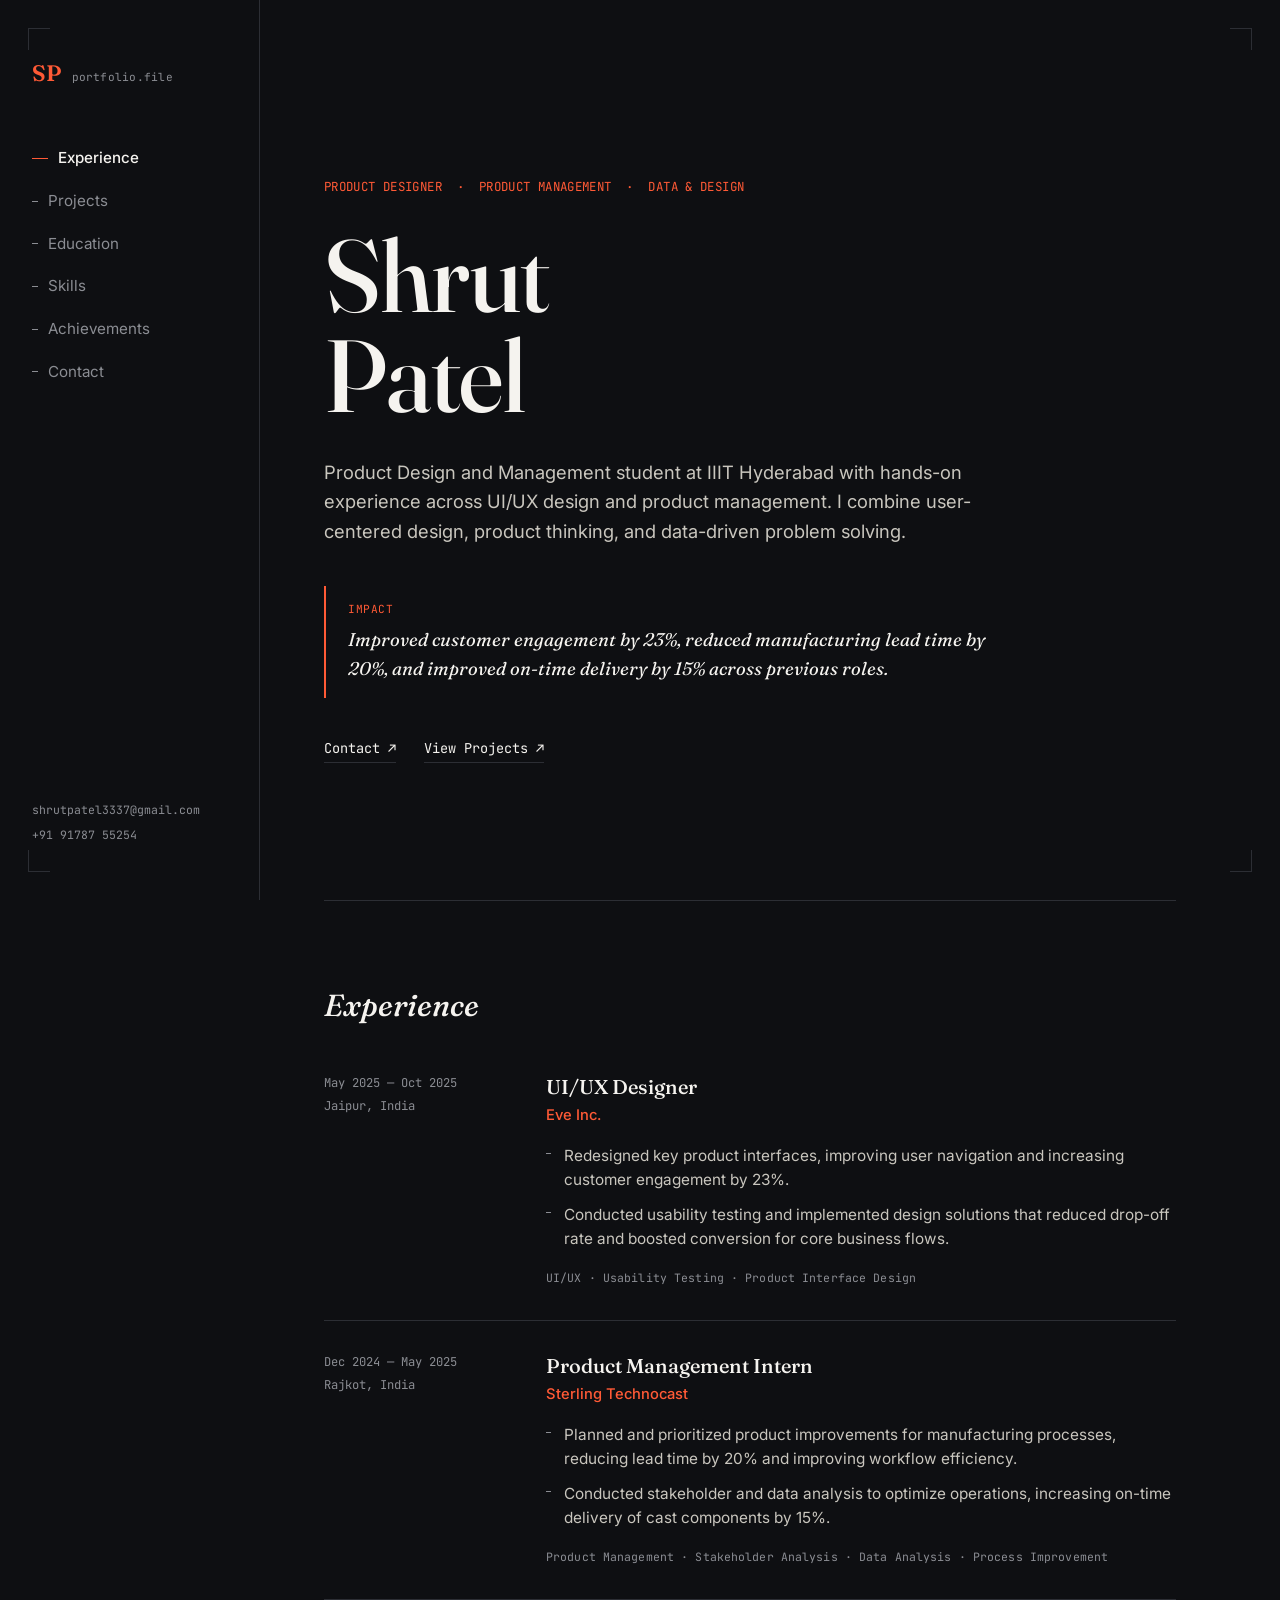
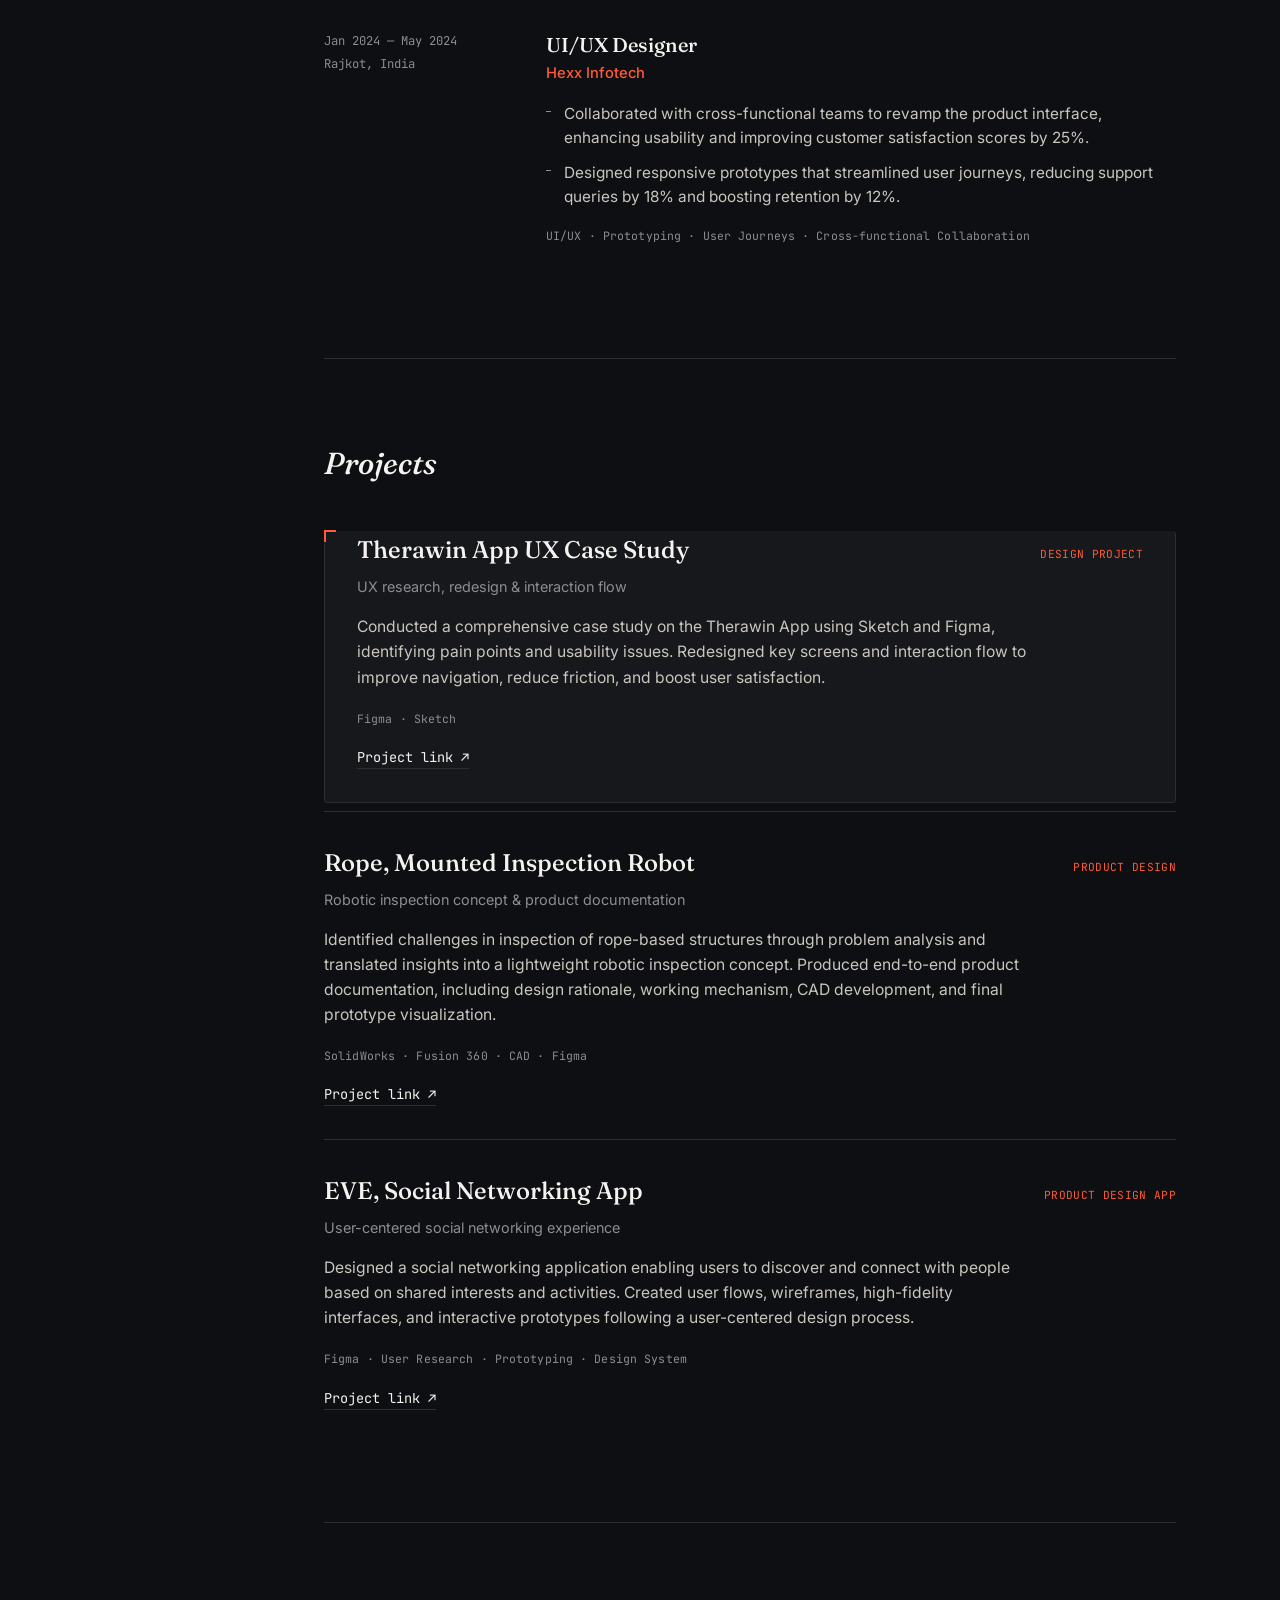
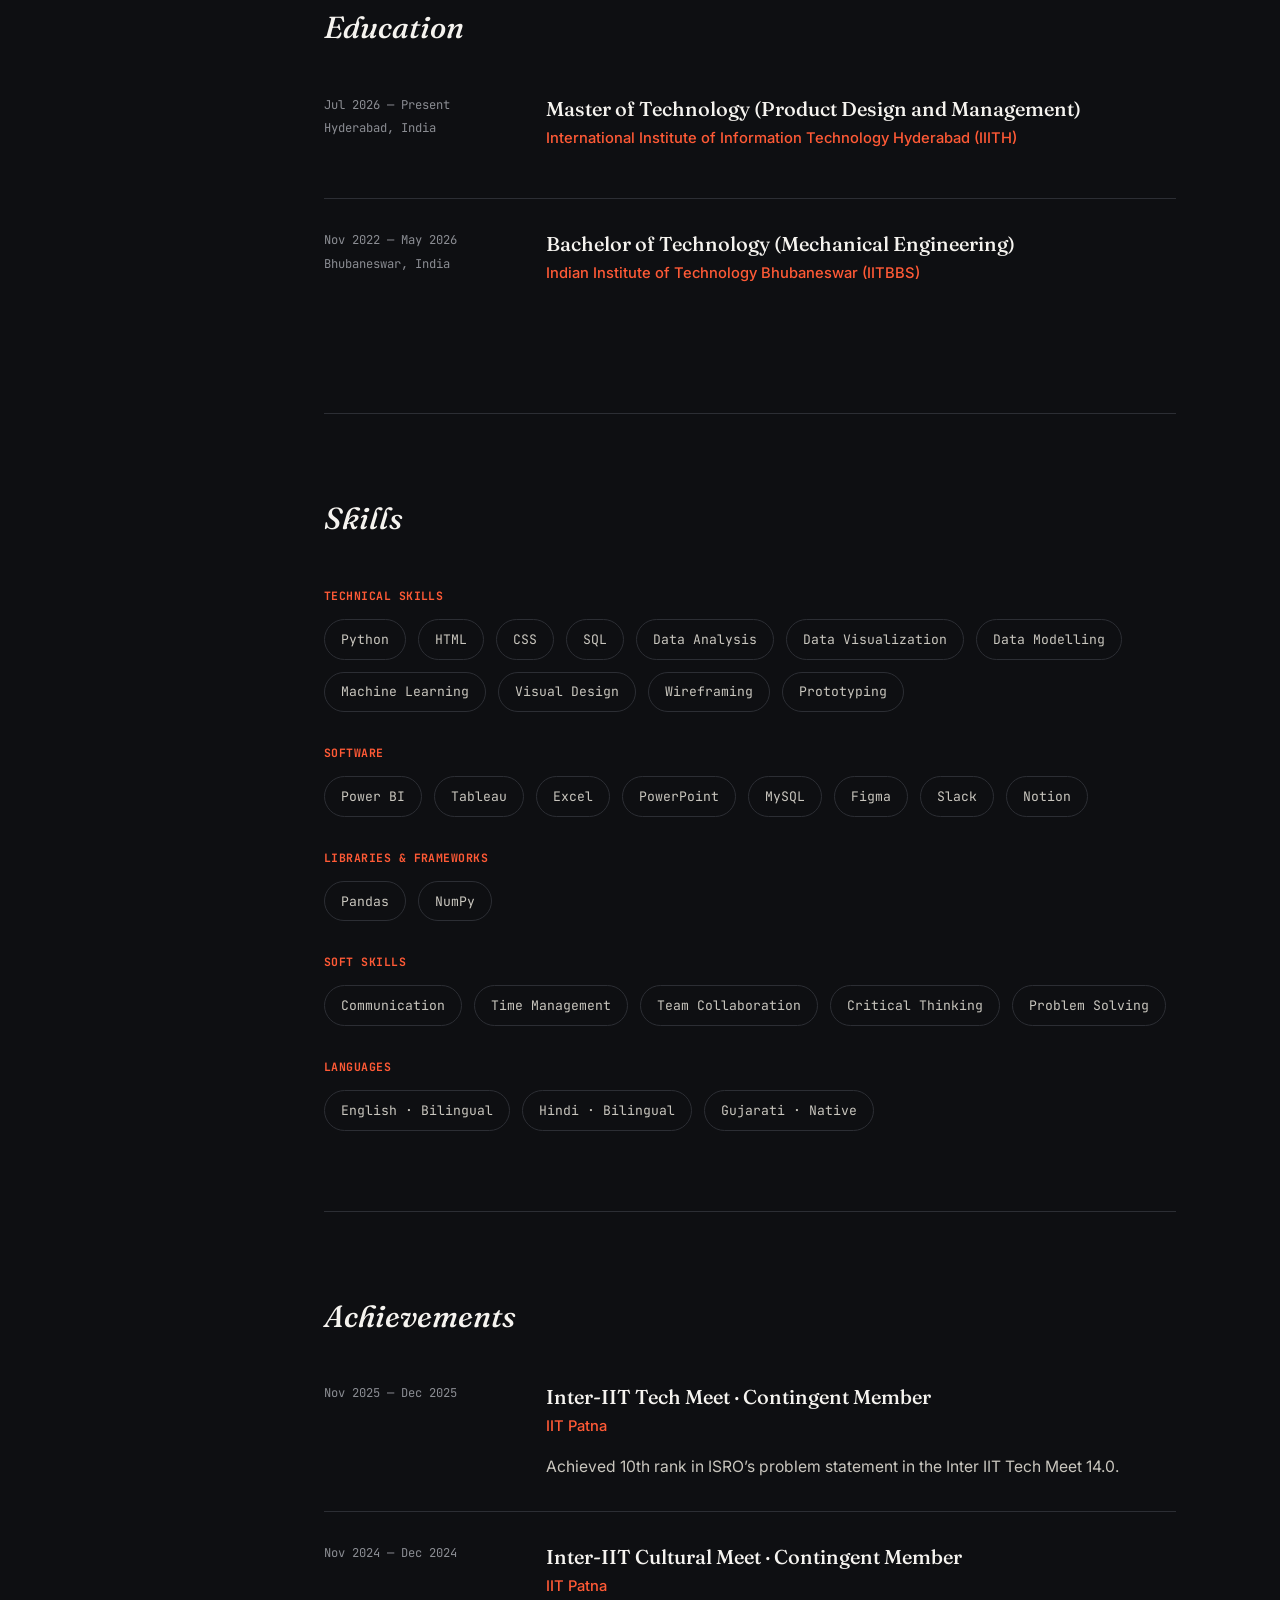
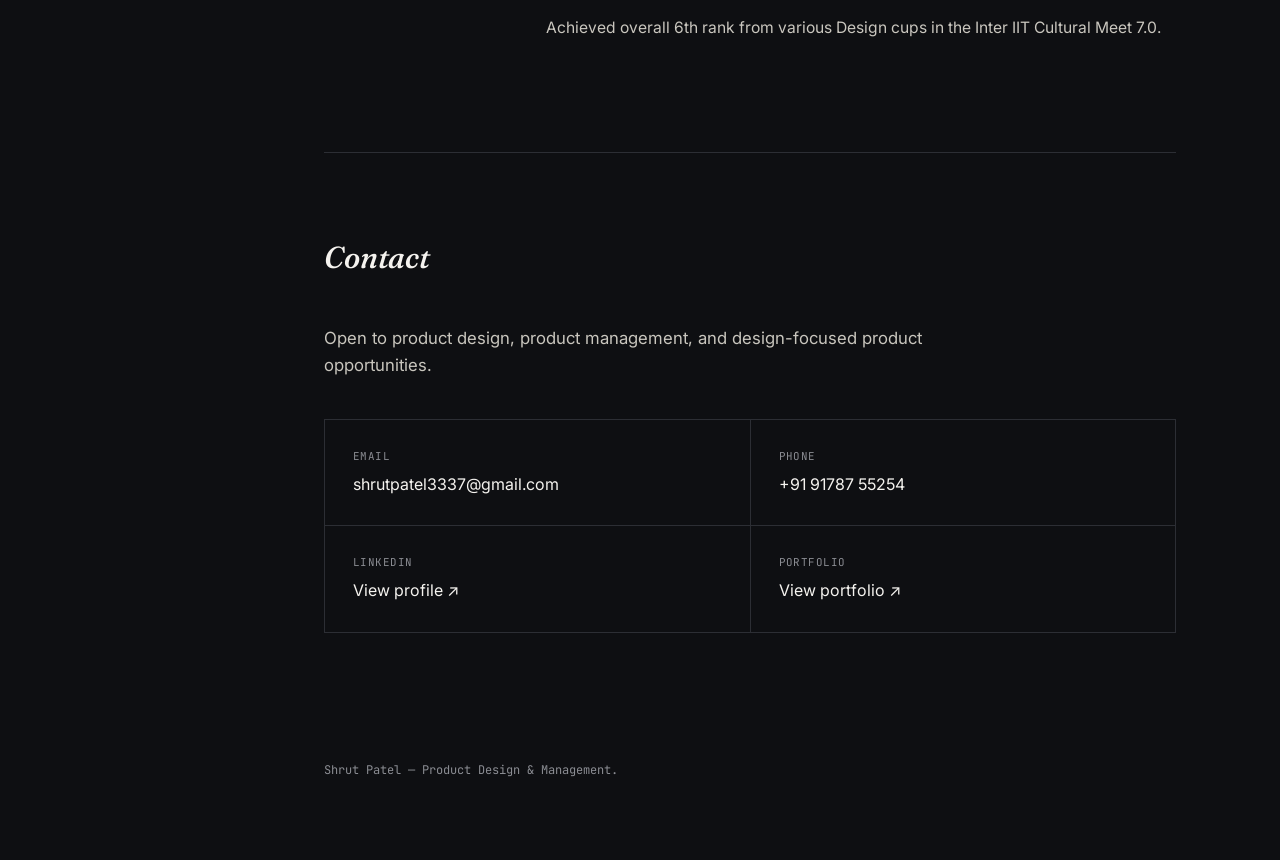
<file: index.html>
<!doctype html>
<html lang="en">
<head>
  <meta charset="utf-8">
  <meta name="viewport" content="width=device-width, initial-scale=1">
  <title>Shrut Patel — Product Designer & Product Management</title>
  <meta name="description" content="Shrut Patel — Product Design and Management M.Tech student at IIIT Hyderabad with experience in UI/UX design and product management.">
  <link rel="preconnect" href="https://fonts.googleapis.com">
  <link rel="preconnect" href="https://fonts.gstatic.com" crossorigin>
  <link href="https://fonts.googleapis.com/css2?family=Fraunces:ital,opsz,wght@0,9..144,400;0,9..144,500;0,9..144,600;1,9..144,500&family=Inter:wght@400;500;600&family=JetBrains+Mono:wght@400;500&display=swap" rel="stylesheet">
  <link rel="stylesheet" href="style.css">
</head>
<body>

  <div class="corner corner--tl" aria-hidden="true"></div>
  <div class="corner corner--tr" aria-hidden="true"></div>
  <div class="corner corner--bl" aria-hidden="true"></div>
  <div class="corner corner--br" aria-hidden="true"></div>

  <a class="skip-link" href="#main">Skip to content</a>

  <button class="nav-toggle" id="navToggle" aria-expanded="false" aria-controls="rail">
    <span></span>Index
  </button>

  <nav class="rail" id="rail" aria-label="Section index">
    <div class="rail__top">
      <span class="rail__mark">SP</span>
      <span class="rail__file">portfolio.file</span>
    </div>

    <ol class="rail__list">
      <li><a href="#experience">Experience</a></li>
      <li><a href="#projects">Projects</a></li>
      <li><a href="#education">Education</a></li>
      <li><a href="#skills">Skills</a></li>
      <li><a href="#achievements">Achievements</a></li>
      <li><a href="#contact">Contact</a></li>
    </ol>

    <div class="rail__bottom">
      <a href="mailto:shrutpatel3337@gmail.com">shrutpatel3337@gmail.com</a>
      <a href="tel:+919178755254">+91 91787 55254</a>
    </div>
  </nav>

  <main id="main">

    <section class="hero" id="top">
      <p class="hero__eyebrow">Product Designer &nbsp;·&nbsp; Product Management &nbsp;·&nbsp; Data &amp; Design</p>
      <h1 class="hero__name">Shrut<br>Patel</h1>

      <p class="hero__statement">
        Product Design and Management student at IIIT Hyderabad with hands-on
        experience across UI/UX design and product management. I combine
        user-centered design, product thinking, and data-driven problem solving.
      </p>

      <div class="hero__proof">
        <span class="hero__proof-tag">Impact</span>
        <p>Improved customer engagement by 23%, reduced manufacturing lead time by 20%, and improved on-time delivery by 15% across previous roles.</p>
      </div>

      <div class="hero__links">
        <a href="#contact">Contact ↗</a>
        <a href="#projects">View Projects ↗</a>
      </div>
    </section>

    <section class="block" id="experience">
      <h2 class="block__title"><span class="block__title-serif">Experience</span></h2>

      <article class="entry">
        <div class="entry__meta">
          <span class="entry__date">May 2025 — Oct 2025</span>
          <span class="entry__location">Jaipur, India</span>
        </div>
        <div class="entry__body">
          <h3 class="entry__role">UI/UX Designer</h3>
          <p class="entry__org">Eve Inc.</p>
          <ul class="entry__points">
            <li>Redesigned key product interfaces, improving user navigation and increasing customer engagement by 23%.</li>
            <li>Conducted usability testing and implemented design solutions that reduced drop-off rate and boosted conversion for core business flows.</li>
          </ul>
          <p class="entry__skills">UI/UX · Usability Testing · Product Interface Design</p>
        </div>
      </article>

      <article class="entry">
        <div class="entry__meta">
          <span class="entry__date">Dec 2024 — May 2025</span>
          <span class="entry__location">Rajkot, India</span>
        </div>
        <div class="entry__body">
          <h3 class="entry__role">Product Management Intern</h3>
          <p class="entry__org">Sterling Technocast</p>
          <ul class="entry__points">
            <li>Planned and prioritized product improvements for manufacturing processes, reducing lead time by 20% and improving workflow efficiency.</li>
            <li>Conducted stakeholder and data analysis to optimize operations, increasing on-time delivery of cast components by 15%.</li>
          </ul>
          <p class="entry__skills">Product Management · Stakeholder Analysis · Data Analysis · Process Improvement</p>
        </div>
      </article>

      <article class="entry">
        <div class="entry__meta">
          <span class="entry__date">Jan 2024 — May 2024</span>
          <span class="entry__location">Rajkot, India</span>
        </div>
        <div class="entry__body">
          <h3 class="entry__role">UI/UX Designer</h3>
          <p class="entry__org">Hexx Infotech</p>
          <ul class="entry__points">
            <li>Collaborated with cross-functional teams to revamp the product interface, enhancing usability and improving customer satisfaction scores by 25%.</li>
            <li>Designed responsive prototypes that streamlined user journeys, reducing support queries by 18% and boosting retention by 12%.</li>
          </ul>
          <p class="entry__skills">UI/UX · Prototyping · User Journeys · Cross-functional Collaboration</p>
        </div>
      </article>
    </section>

    <section class="block" id="projects">
      <h2 class="block__title"><span class="block__title-serif">Projects</span></h2>

      <article class="project project--featured">
        <div class="project__head">
          <h3 class="project__title">Therawin App UX Case Study</h3>
          <span class="project__tag">Design project</span>
        </div>
        <p class="project__sub">UX research, redesign &amp; interaction flow</p>
        <p class="project__desc">
          Conducted a comprehensive case study on the Therawin App using Sketch
          and Figma, identifying pain points and usability issues. Redesigned
          key screens and interaction flow to improve navigation, reduce friction,
          and boost user satisfaction.
        </p>
        <p class="project__tools">Figma · Sketch</p>
        <a class="project__link" href="#" aria-label="Therawin project link">Project link ↗</a>
      </article>

      <article class="project">
        <div class="project__head">
          <h3 class="project__title">Rope, Mounted Inspection Robot</h3>
          <span class="project__tag">Product design</span>
        </div>
        <p class="project__sub">Robotic inspection concept &amp; product documentation</p>
        <p class="project__desc">
          Identified challenges in inspection of rope-based structures through
          problem analysis and translated insights into a lightweight robotic
          inspection concept. Produced end-to-end product documentation,
          including design rationale, working mechanism, CAD development,
          and final prototype visualization.
        </p>
        <p class="project__tools">SolidWorks · Fusion 360 · CAD · Figma</p>
        <a class="project__link" href="#" aria-label="Rope mounted inspection robot project link">Project link ↗</a>
      </article>

      <article class="project">
        <div class="project__head">
          <h3 class="project__title">EVE, Social Networking App</h3>
          <span class="project__tag">Product design app</span>
        </div>
        <p class="project__sub">User-centered social networking experience</p>
        <p class="project__desc">
          Designed a social networking application enabling users to discover
          and connect with people based on shared interests and activities.
          Created user flows, wireframes, high-fidelity interfaces, and
          interactive prototypes following a user-centered design process.
        </p>
        <p class="project__tools">Figma · User Research · Prototyping · Design System</p>
        <a class="project__link" href="#" aria-label="EVE social networking app project link">Project link ↗</a>
      </article>
    </section>

    <section class="block" id="education">
      <h2 class="block__title"><span class="block__title-serif">Education</span></h2>

      <article class="entry">
        <div class="entry__meta">
          <span class="entry__date">Jul 2026 — Present</span>
          <span class="entry__location">Hyderabad, India</span>
        </div>
        <div class="entry__body">
          <h3 class="entry__role">Master of Technology (Product Design and Management)</h3>
          <p class="entry__org">International Institute of Information Technology Hyderabad (IIITH)</p>
        </div>
      </article>

      <article class="entry">
        <div class="entry__meta">
          <span class="entry__date">Nov 2022 — May 2026</span>
          <span class="entry__location">Bhubaneswar, India</span>
        </div>
        <div class="entry__body">
          <h3 class="entry__role">Bachelor of Technology (Mechanical Engineering)</h3>
          <p class="entry__org">Indian Institute of Technology Bhubaneswar (IITBBS)</p>
        </div>
      </article>
    </section>

    <section class="block" id="skills">
      <h2 class="block__title"><span class="block__title-serif">Skills</span></h2>

      <div class="skill-group">
        <h3>Technical Skills</h3>
        <ul class="skills">
          <li>Python</li>
          <li>HTML</li>
          <li>CSS</li>
          <li>SQL</li>
          <li>Data Analysis</li>
          <li>Data Visualization</li>
          <li>Data Modelling</li>
          <li>Machine Learning</li>
          <li>Visual Design</li>
          <li>Wireframing</li>
          <li>Prototyping</li>
        </ul>
      </div>

      <div class="skill-group">
        <h3>Software</h3>
        <ul class="skills">
          <li>Power BI</li>
          <li>Tableau</li>
          <li>Excel</li>
          <li>PowerPoint</li>
          <li>MySQL</li>
          <li>Figma</li>
          <li>Slack</li>
          <li>Notion</li>
        </ul>
      </div>

      <div class="skill-group">
        <h3>Libraries &amp; Frameworks</h3>
        <ul class="skills">
          <li>Pandas</li>
          <li>NumPy</li>
        </ul>
      </div>

      <div class="skill-group">
        <h3>Soft Skills</h3>
        <ul class="skills">
          <li>Communication</li>
          <li>Time Management</li>
          <li>Team Collaboration</li>
          <li>Critical Thinking</li>
          <li>Problem Solving</li>
        </ul>
      </div>

      <div class="skill-group">
        <h3>Languages</h3>
        <ul class="skills">
          <li>English · Bilingual</li>
          <li>Hindi · Bilingual</li>
          <li>Gujarati · Native</li>
        </ul>
      </div>
    </section>

    <section class="block" id="achievements">
      <h2 class="block__title"><span class="block__title-serif">Achievements</span></h2>

      <article class="entry">
        <div class="entry__meta">
          <span class="entry__date">Nov 2025 — Dec 2025</span>
        </div>
        <div class="entry__body">
          <h3 class="entry__role">Inter-IIT Tech Meet · Contingent Member</h3>
          <p class="entry__org">IIT Patna</p>
          <p class="achievement__text">Achieved 10th rank in ISRO’s problem statement in the Inter IIT Tech Meet 14.0.</p>
        </div>
      </article>

      <article class="entry">
        <div class="entry__meta">
          <span class="entry__date">Nov 2024 — Dec 2024</span>
        </div>
        <div class="entry__body">
          <h3 class="entry__role">Inter-IIT Cultural Meet · Contingent Member</h3>
          <p class="entry__org">IIT Patna</p>
          <p class="achievement__text">Achieved overall 6th rank from various Design cups in the Inter IIT Cultural Meet 7.0.</p>
        </div>
      </article>
    </section>

    <section class="block block--contact" id="contact">
      <h2 class="block__title"><span class="block__title-serif">Contact</span></h2>
      <p class="contact__lead">Open to product design, product management, and design-focused product opportunities.</p>

      <div class="contact__grid">
        <a class="contact__item" href="mailto:shrutpatel3337@gmail.com">
          <span class="contact__label">Email</span>
          <span class="contact__value">shrutpatel3337@gmail.com</span>
        </a>

        <a class="contact__item" href="tel:+919178755254">
          <span class="contact__label">Phone</span>
          <span class="contact__value">+91 91787 55254</span>
        </a>

        <a class="contact__item" href="#" aria-label="LinkedIn profile">
          <span class="contact__label">LinkedIn</span>
          <span class="contact__value">View profile ↗</span>
        </a>

        <a class="contact__item" href="#" aria-label="Portfolio">
          <span class="contact__label">Portfolio</span>
          <span class="contact__value">View portfolio ↗</span>
        </a>
      </div>
    </section>

    <footer class="footer">
      <p>Shrut Patel — Product Design &amp; Management.</p>
    </footer>

  </main>

  <script>
    const links = document.querySelectorAll('.rail__list a');
    const sections = Array.from(links).map(a => document.querySelector(a.getAttribute('href')));

    const setActive = () => {
      let current = sections[0];
      const scrollPos = window.scrollY + window.innerHeight * 0.3;

      sections.forEach(sec => {
        if (sec && sec.offsetTop <= scrollPos) current = sec;
      });

      links.forEach(a => {
        a.classList.toggle('is-active', a.getAttribute('href') === '#' + current.id);
      });
    };

    document.addEventListener('scroll', setActive, { passive: true });
    window.addEventListener('load', setActive);

    const navToggle = document.getElementById('navToggle');
    const rail = document.getElementById('rail');

    navToggle.addEventListener('click', () => {
      const isOpen = rail.classList.toggle('is-open');
      navToggle.setAttribute('aria-expanded', String(isOpen));
    });

    links.forEach(a => a.addEventListener('click', () => {
      rail.classList.remove('is-open');
      navToggle.setAttribute('aria-expanded', 'false');
    }));
  </script>

</body>
</html>
</file>
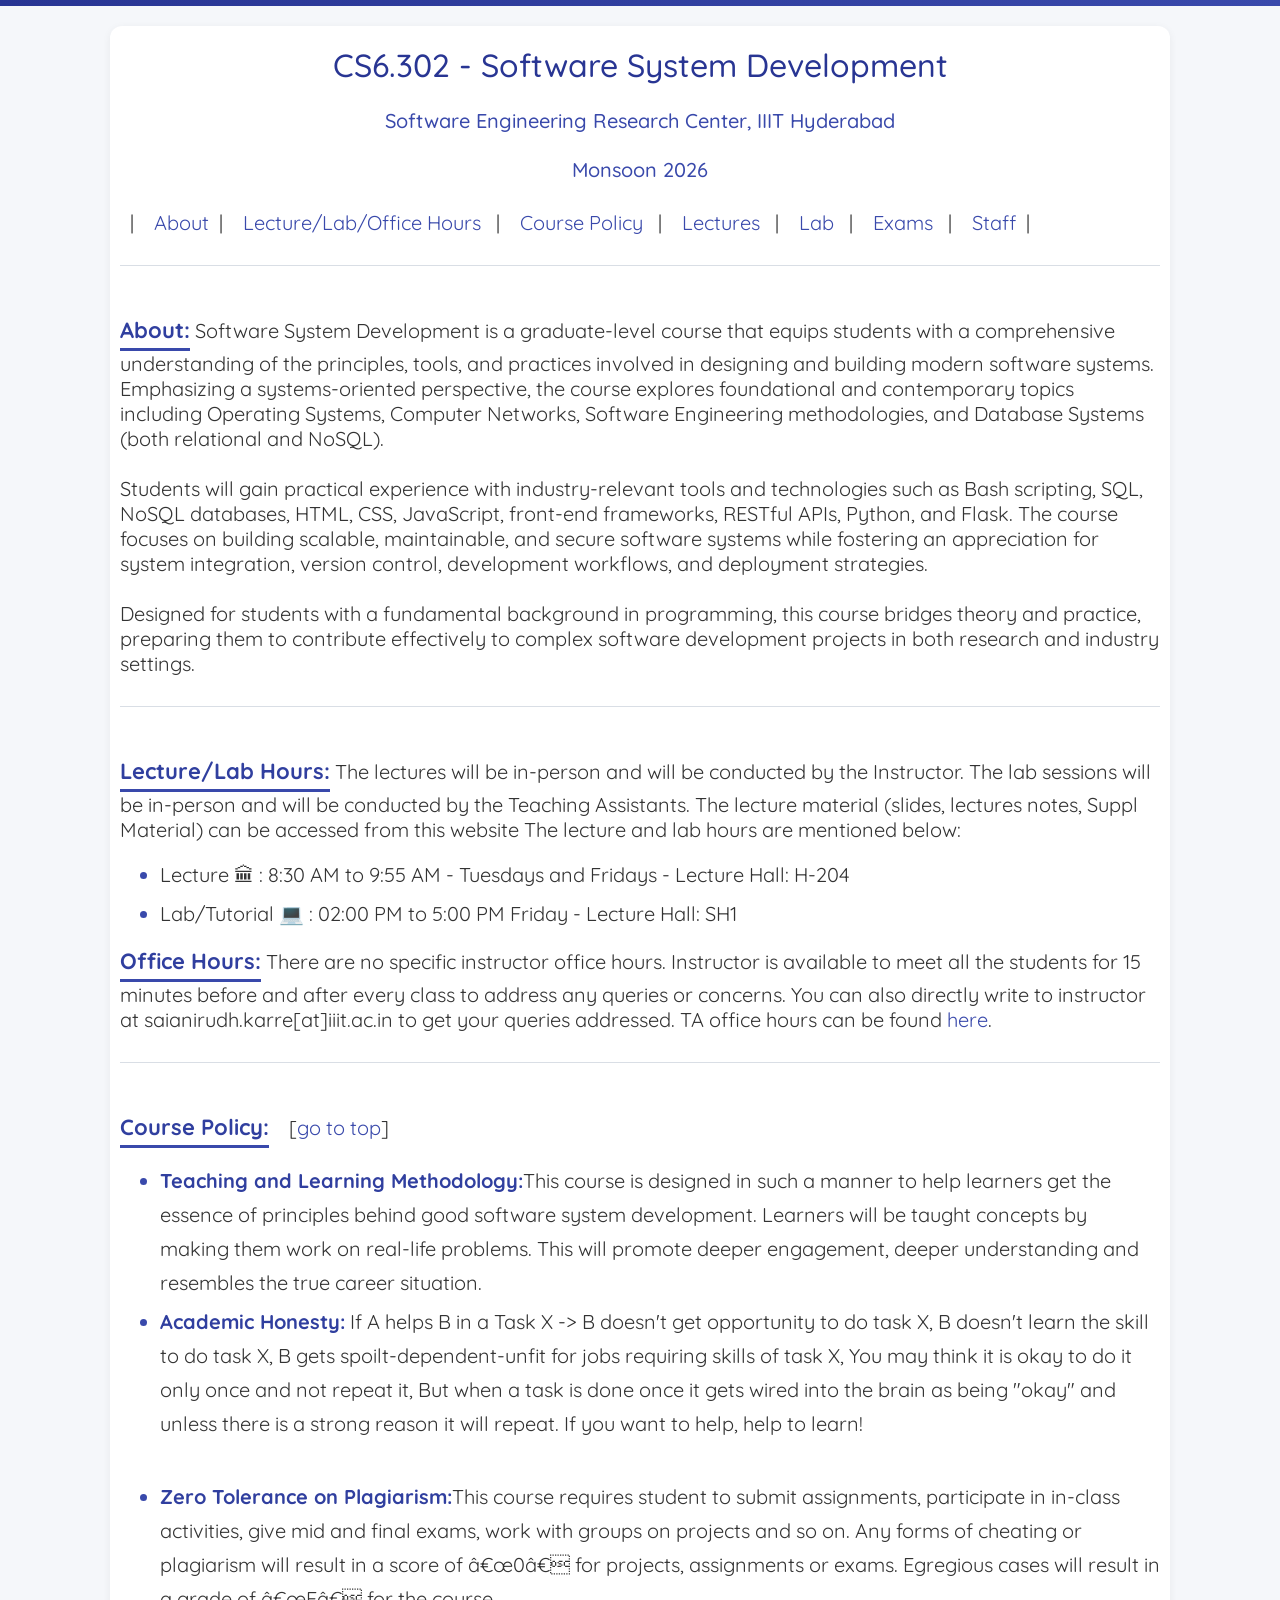
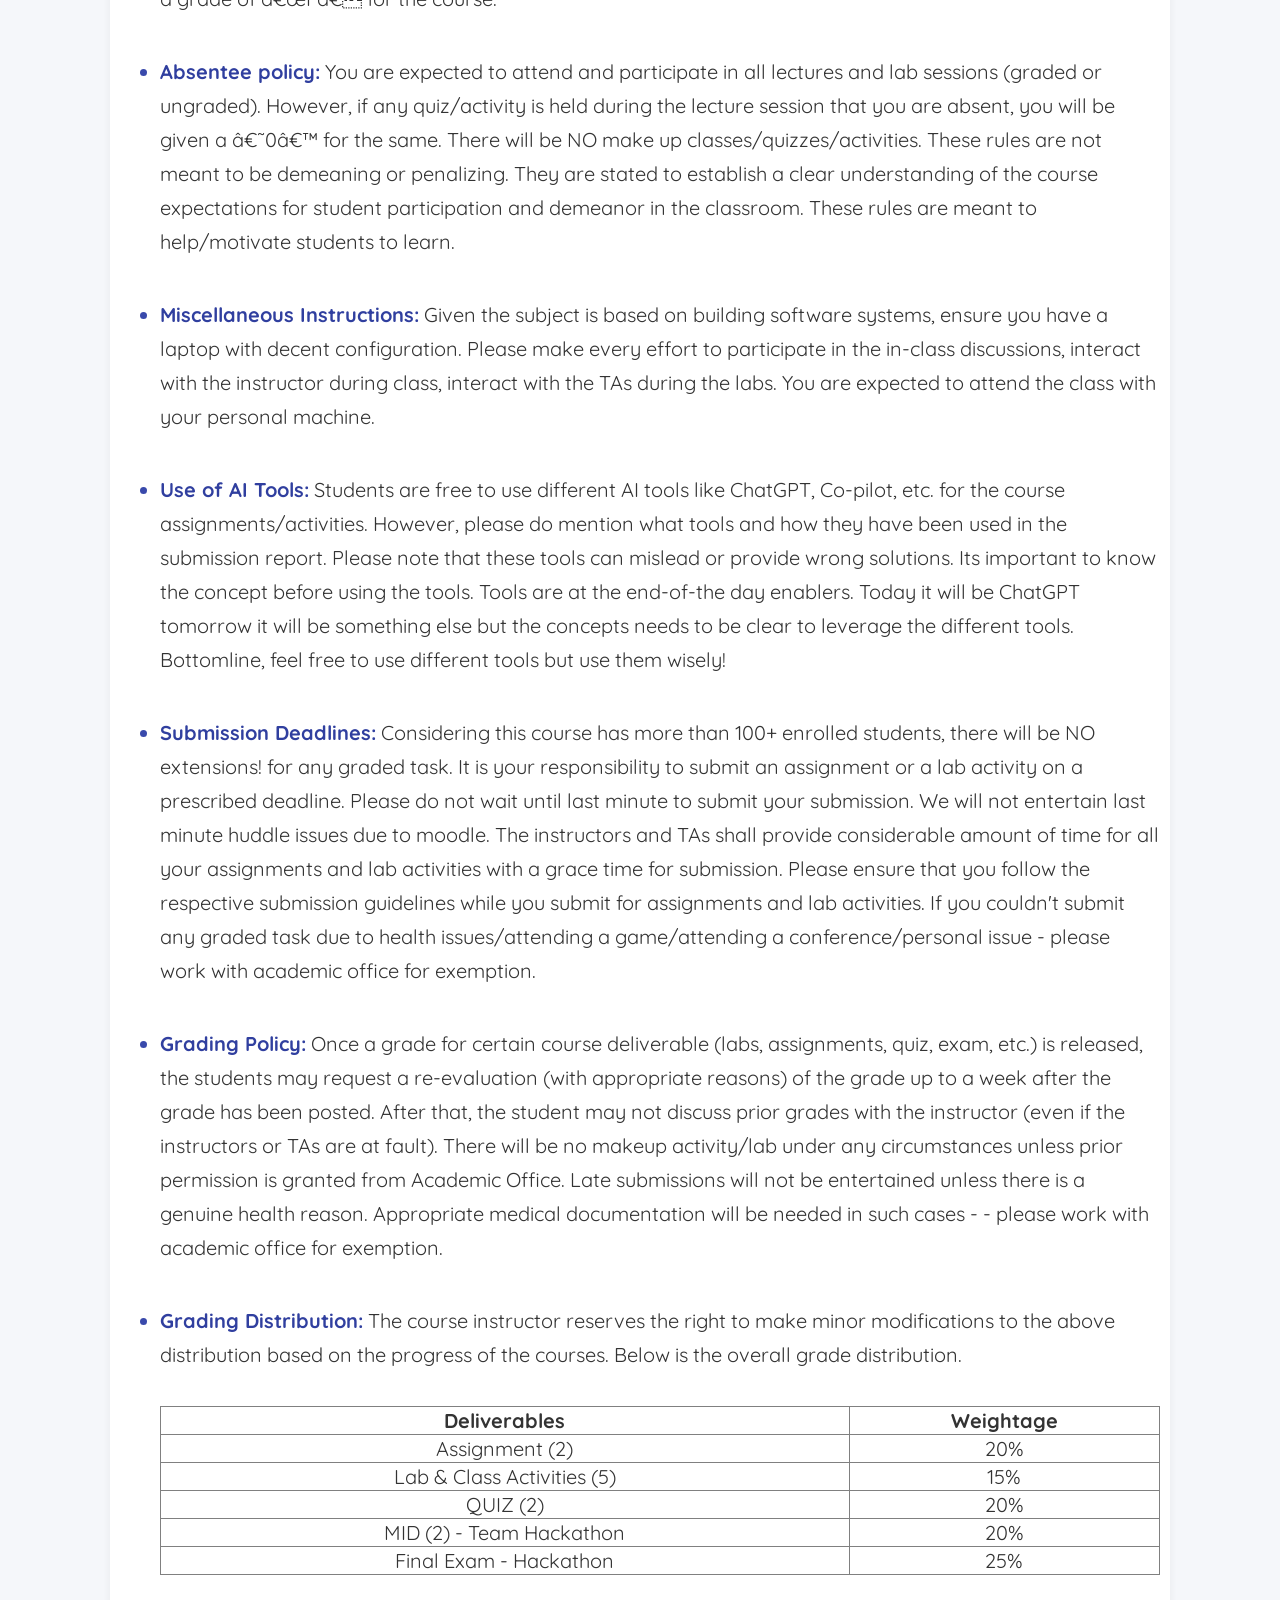
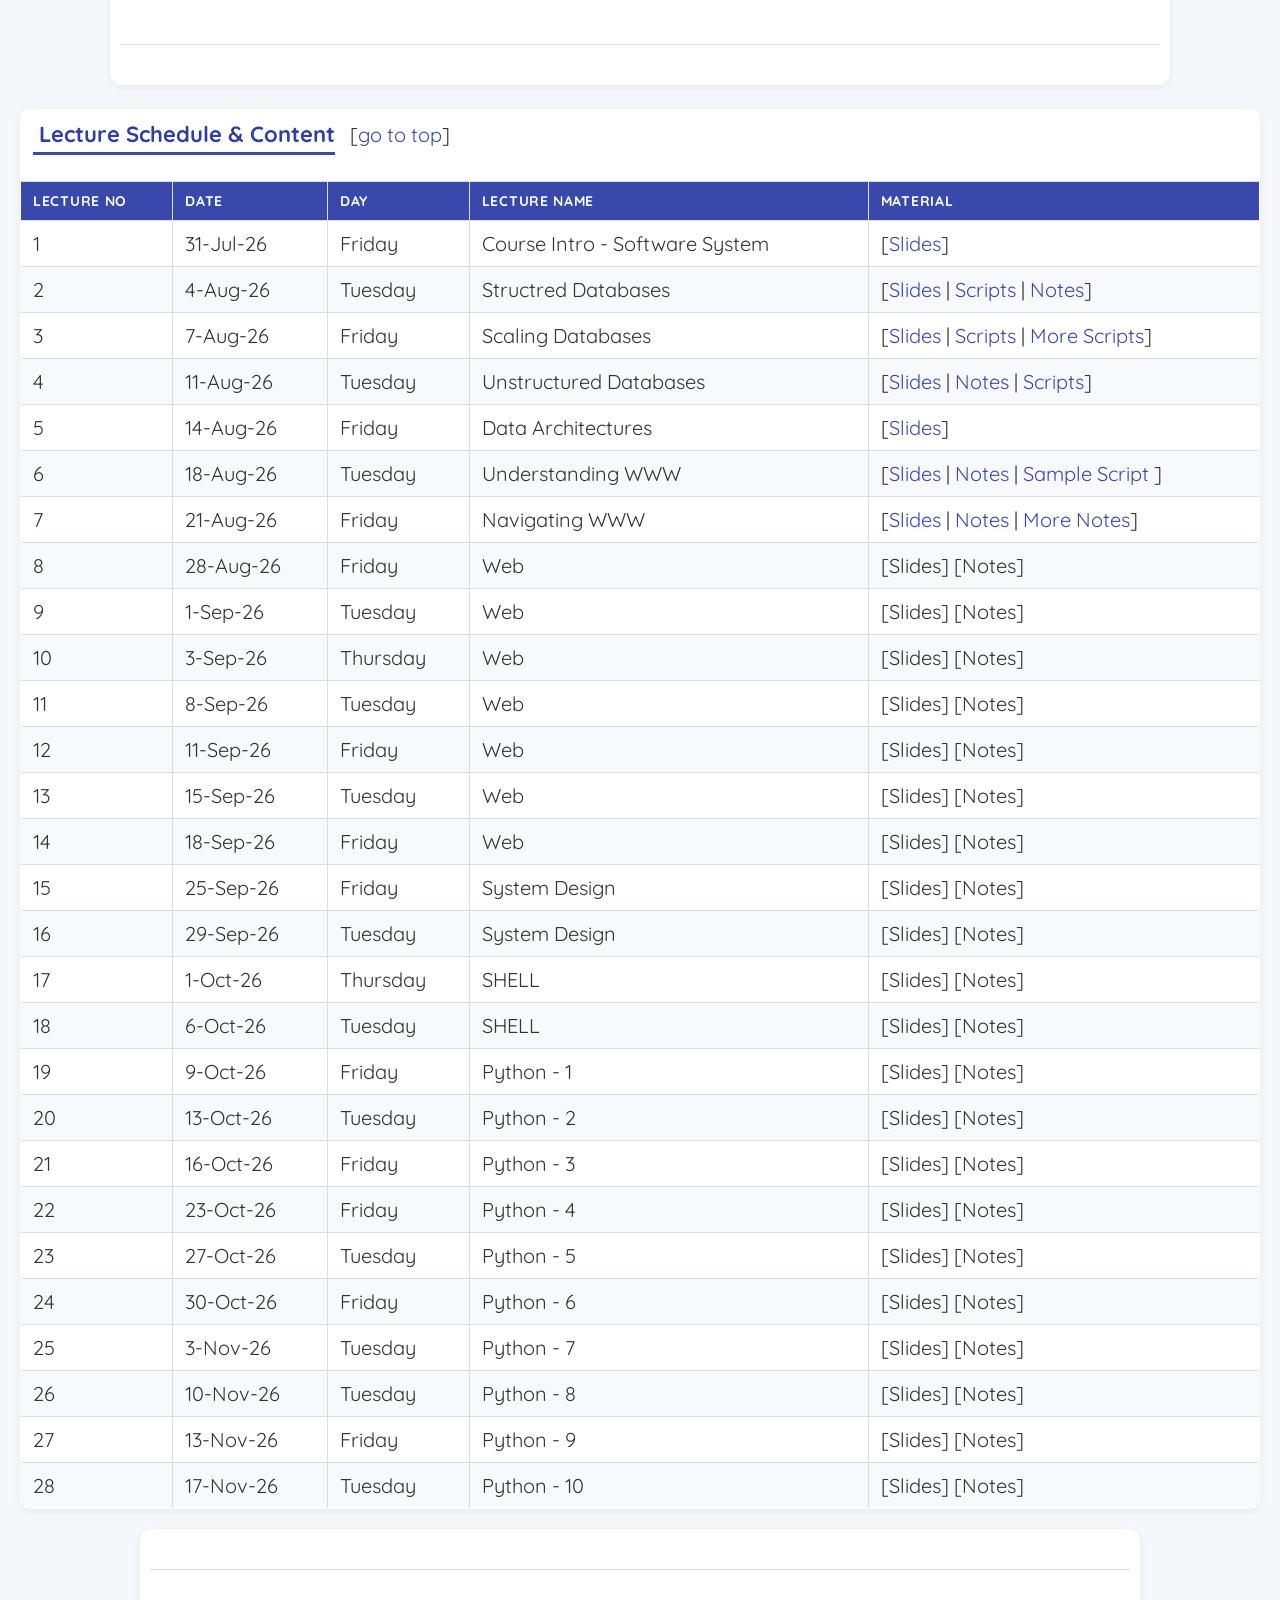
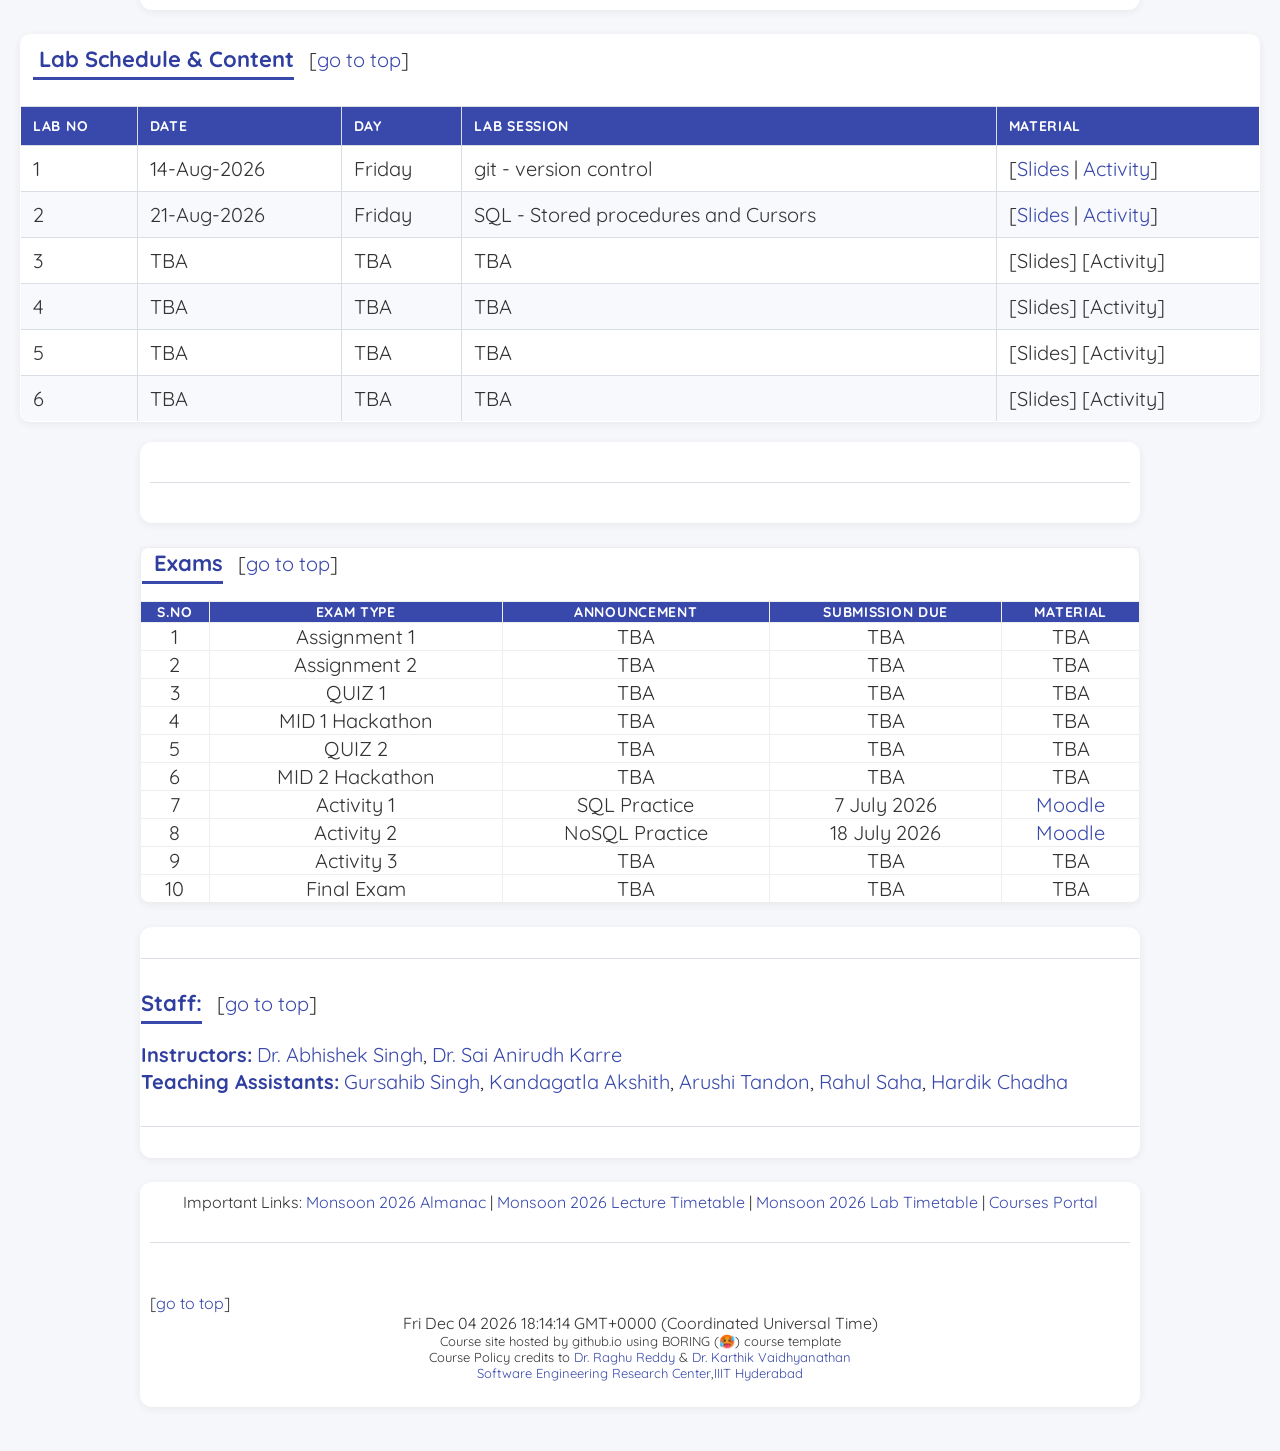
<file: ssdcoursepage.html>
<html>
<head><title>CS6.302 SSD Monsoon 2026</title>
<meta name="viewport" content="width=device-width, initial-scale=1.0"/>
<link rel="stylesheet" href="https://fonts.googleapis.com/css?family=Quicksand">
<link href="https://cdn.jsdelivr.net/npm/bootstrap@4.6.1/dist/css/bootstrap.min.css" rel="stylesheet" integrity="sha256-DF7Zhf293AJxJNTmh5zhoYYIMs2oXitRfBjY+9L//AY=" crossorigin="anonymous">
<style>
body {font-family: Quicksand; font-size: 20px; color:#333}
        table
        {
            font-family: Quicksand; font-size:20px; color:#333;
            border-collapse:collapse;
            width:1000px;
            padding:10px;
            border-spacing:10px
			
        }

	.light-text-row {
        color: #ADADAD; 
    }

</style>


	<script>
  
  const lastModified = new Date(document.lastModified);
 
  const formattedDate = lastModified.toLocaleString('en-US', {
    year: 'numeric',
    month: 'long',
    day: 'numeric',
    hour: '2-digit',
    minute: '2-digit'
  });

  document.getElementById("lastUpdated").innerHTML += formattedDate;
</script>
<script>
function startTime() {
  const today = new Date();
  let h = today.getHours();
  let m = today.getMinutes();
  let s = today.getSeconds();
  m = checkTime(m);
  s = checkTime(s);
  document.getElementById('txt').innerHTML = today 
  setTimeout(startTime, 1000);
}

function checkTime(i) {
  if (i < 10) {i = "0" + i};  // add zero in front of numbers < 10
  return i;
}
</script>
<script src="https://ajax.googleapis.com/ajax/libs/jquery/3.5.1/jquery.min.js"></script>
<link rel="stylesheet" href="ssd-style.css"></head>
<body onload="startTime()">
	<!--<script>
	alert("All the Best for your Final Exam!"");
		</script>-->
<table align="center" width="100%" cellspacing="10" cellpadding="10" border="0">
<tr>
<td><h1 align="center" id="home">CS6.302 - Software System Development</h1><h3 align="center">Software Engineering Research Center, IIIT Hyderabad</h3> <h3 align="center">Monsoon 2026</h3></td>
</tr>
<tr>
<td>&nbsp;&nbsp;|&nbsp;&nbsp;&nbsp; <a href="#about">About</a>&nbsp;&nbsp;|&nbsp;&nbsp;&nbsp; <a href="#lecture">Lecture/Lab/Office Hours</a> &nbsp;&nbsp;|&nbsp;&nbsp;&nbsp; <a href="#cpolicy">Course Policy</a> &nbsp;&nbsp;|&nbsp;&nbsp;&nbsp; <a href="#schedule">Lectures</a> &nbsp;&nbsp;|&nbsp;&nbsp;&nbsp;  <a href="#lab">Lab</a> &nbsp;&nbsp;|&nbsp;&nbsp;&nbsp; <a href="#activity">Exams</a> &nbsp;&nbsp;|&nbsp;&nbsp;&nbsp; <a href="#staff">Staff</a>&nbsp;&nbsp;|&nbsp;&nbsp;&nbsp; <hr></td>
</tr>
<tr>
<td> <p align="left"><b id="about">About:</b> Software System Development is a graduate-level course that equips students with a comprehensive understanding of the principles, tools, and practices involved in designing and building modern software systems. Emphasizing a systems-oriented perspective, the course explores foundational and contemporary topics including Operating Systems, Computer Networks, Software Engineering methodologies, and Database Systems (both relational and NoSQL).
<br>
<br>
Students will gain practical experience with industry-relevant tools and technologies such as Bash scripting, SQL, NoSQL databases, HTML, CSS, JavaScript, front-end frameworks, RESTful APIs, Python, and Flask. The course focuses on building scalable, maintainable, and secure software systems while fostering an appreciation for system integration, version control, development workflows, and deployment strategies.
<br>
<br>
Designed for students with a fundamental background in programming, this course bridges theory and practice, preparing them to contribute effectively to complex software development projects in both research and industry settings.<hr></td>
</tr>
<tr>
<td> <p align="left"><b id="lecture">Lecture/Lab Hours:</b> The lectures will be in-person and will be conducted by the Instructor. The lab sessions will be in-person and will be conducted by the Teaching Assistants. The lecture material (slides, lectures notes, Suppl Material) can be accessed from this website The lecture and lab hours are mentioned below:

<ul><li>Lecture &#x1F3DB; : 8:30 AM to 9:55 AM - Tuesdays and Fridays - Lecture Hall: H-204</li> <li>Lab/Tutorial &#x1F4BB; : 02:00 PM to 5:00 PM Friday - Lecture Hall: SH1 </li></ul></p>
<p align="left"><b>Office Hours:</b> There are no specific instructor office hours. Instructor is available to meet all the students for 15 minutes before and after every class to address any queries or concerns. You can also directly write to instructor at saianirudh.karre[at]iiit.ac.in to get your queries addressed. TA office hours can be found <a href="#staff">here</a>.
</p><hr>
</td>
</tr>
<tr>
<td>
<p align="left"><b id="cpolicy">Course Policy:</b> &nbsp;&nbsp;&nbsp;[<a href="#home">go to top</a>]
<ul>
<li><b>Teaching and Learning Methodology:</b>This course is designed in such a manner to help learners get the essence of principles behind good software system development. Learners will be taught concepts by making them work on real-life problems. This will promote deeper engagement, deeper understanding and resembles the true career situation. 
</li>
<li><b>Academic Honesty:</b> If A helps B in a Task X -> B doesn't get opportunity to do task X, B doesn't learn the skill to do task X, B gets spoilt-dependent-unfit for jobs requiring skills of task X, You may think it is okay to do it only once and not repeat it, But when a task is done once it gets wired into the brain as being "okay" and unless there is a strong reason it will repeat. If you want to help, help to learn!
<br>
<br> 
</li>
<li><b>Zero Tolerance on Plagiarism:</b>This course requires student to submit assignments, participate in in-class activities, give mid and final exams, work with groups on projects and so on. Any forms of cheating or plagiarism will result in a score of “0” for projects, assignments or exams. Egregious cases will result in a grade of “F” for the course.
<br>
<br> 
</li>
<li><b>Absentee policy:</b> You are expected to attend and participate in all lectures and lab sessions (graded or ungraded).  However, if any quiz/activity is held during the lecture session that you are absent, you will be given a ‘0’ for the same. There will be NO make up classes/quizzes/activities. These rules are not meant to be demeaning or penalizing. They are stated to establish a clear understanding of the course expectations for student participation and demeanor in the classroom. These rules are meant to help/motivate students to learn. 
<br>
<br> 
</li>
<li><b>Miscellaneous Instructions:</b> Given the subject is based on building software systems, ensure you have a laptop with decent configuration. Please make every effort to participate in the in-class discussions, interact with the instructor during class, interact with the TAs during the labs. You are expected to attend the class with your personal machine. 
<br>
<br> 
</li>
<li><b>Use of AI Tools:</b> Students are free to use different AI tools like ChatGPT, Co-pilot, etc. for the course assignments/activities. However, please do mention what tools and how they have been used in the submission report. Please note that these tools can mislead or provide wrong solutions. Its important to know the concept before using the tools. Tools are at the end-of-the day enablers. Today it will be ChatGPT tomorrow it will be something else but the concepts needs to be clear to leverage the different tools. Bottomline, feel free to use different tools but use them wisely!
<br>
<br> 
</li>
<li><b>Submission Deadlines:</b> Considering this course has more than 100+ enrolled students, there will be NO extensions! for any graded task. It is your responsibility to submit an assignment or a lab activity on a prescribed deadline. Please do not wait until last minute to submit your submission. We will not entertain last minute huddle issues due to moodle. The instructors and TAs shall provide considerable amount of time for all your assignments and lab activities with a grace time for submission. Please ensure that you follow the respective submission guidelines while you submit for assignments and lab activities. If you couldn't submit any graded task due to health issues/attending a game/attending a conference/personal issue - please work with academic office for exemption. 
<br>
<br> 
</li>
<li><b>Grading Policy:</b> Once a grade for certain course deliverable (labs, assignments, quiz, exam, etc.) is released, the students may request a re-evaluation (with appropriate reasons) of the grade up to a week after the grade has been posted. After that, the student may not discuss prior grades with the instructor (even if the instructors or TAs are at fault). There will be no makeup activity/lab under any circumstances unless prior permission is granted from Academic Office. Late submissions will not be entertained unless there is a genuine health reason. Appropriate medical documentation will be needed in such cases - - please work with academic office for exemption.
<br>
<br> 
</li>
<li><b>Grading Distribution:</b> The course instructor reserves the right to make minor modifications to the above distribution based on the progress of the courses. Below is the overall grade distribution.
<br>
<br> 
<table border="1" align="center">
<tr align="center"><th>Deliverables</th><th>Weightage</th></tr>
<tr align="center"><td>Assignment (2)</td><td>20%</td></tr>
<tr align="center"><td>Lab & Class Activities (5)</td><td>15%</td></tr>
<tr align="center"><td>QUIZ (2)</td><td>20%</td></tr>
<tr align="center"><td>MID (2) - Team Hackathon</td><td>20%</td></tr>
<tr align="center"><td>Final Exam - Hackathon</td><td>25%</td></tr>
</table>
</li>
<br>
<!--<li><b>Evaluation Rubric:</b> All evaluations as part of this course follow below evaluation rubric. TAs will follow below guidelines for evaluating assignments and lab activities for this course.
<br>
<br>
<table border="1" align="center" width="10%">
<tr><th>Rubric</th><th>Input(15%)</th><th>Logic(60%)</th><th>Output(15%)</th><th>Submission(10%)</th></tr>
<tr><td>Exceptional (100%)</td><td>All inputs are working as per the requirements</td><td>Logic is accurate and as per the requirements defined in the question</td><td>All outputs are returned as per the requirements</td><td>Script submissions are correct and as per requirements</td></tr>
<tr><td>Acceptable (70%)</td><td>Inputs are partially working as per the requirements</td><td>Logic is almost correct and as per the requirements defined in the question</td><td>Outputs are partially returned as per the requirements</td><td>Script submissions is partially correct and as per requirements</td></tr>
<tr><td>Beginning (30%)</td><td>At least one input is working as per the requirements</td><td>Logic is partially correct and as per the requirements defined in the question</td><td>At least one output is returned as per the requirement</td><td>Atleast one part of the script submission is correct and as per requirements</td></tr>
<tr><td>No Response (0%)</td><td>None of the inputs are working as per the requirements</td><td>Logic is incorrect and not as per the requirements defined in the question</td><td>None of the outputs are returned as per the requirements</td><td>Script submissions is incorrect and not as per requirements</td></tr>
</table> 
</li>-->
</ul><hr>
</p>
</td>
</tr>
</tr>
</table> 

<table border="1" align="center" width="10%" class="tg">
<tr>
<td colspan="5"><p align="left"><b id="schedule">&nbsp;Lecture Schedule & Content</b>&nbsp;&nbsp;&nbsp;[<a href="#home">go to top</a>]</p></td>
</tr >
  <tr align="center">
    <th class="tg-7btt">Lecture No</th>
    <th class="tg-7btt">Date</th>
    <th class="tg-7btt">Day</th>
    <th class="tg-7btt">Lecture Name</th>
    <th class="tg-7btt">Material</th>
  </tr>
<tbody align="center">
  <tr>
    <td class="tg-c3ow">1</td>
    <td class="tg-c3ow">31-Jul-26</td>
    <td class="tg-c3ow">Friday</td>
    <td class="tg-c3ow">Course Intro - Software System</td>
    <td class="tg-c3ow">[<a href="https://docs.google.com/viewer?url=https://raw.githubusercontent.com/serc-iiith/serc-iiith.github.io/main/CourseContent/CS6302_M26/SSD_Class1.pdf" target="_blank">Slides</a>]</td>
  </tr>
  <tr>
    <td class="tg-c3ow">2</td>
    <td class="tg-c3ow">4-Aug-26</td>
    <td class="tg-c3ow">Tuesday</td>
    <td class="tg-c3ow">Structred Databases</td>
    <td class="tg-c3ow">[<a href="https://docs.google.com/viewer?url=https://raw.githubusercontent.com/serc-iiith/serc-iiith.github.io/main/CourseContent/CS6302_M26/StructuredData.pdf" target="_blank">Slides</a> | <a href="https://docs.google.com/viewer?url=https://raw.githubusercontent.com/serc-iiith/serc-iiith.github.io/main/CourseContent/CS6302_M26/databases.sql" target="_blank">Scripts</a> | <a href="https://tinted-rumba-8c6.notion.site/Structured-Databases-2456a6248bf6805f83e1cbf0a58761ec" target="_blank">Notes</a>]</td>
  </tr>
  <tr>
    <td class="tg-c3ow">3</td>
    <td class="tg-c3ow">7-Aug-26</td>
    <td class="tg-c3ow">Friday</td>
    <td class="tg-c3ow">Scaling Databases</td>
    <td class="tg-c3ow">[<a href="https://docs.google.com/viewer?url=https://raw.githubusercontent.com/serc-iiith/serc-iiith.github.io/main/CourseContent/CS6302_M26/ScalingDatabases.pdf" target="_blank">Slides</a> | <a href="https://docs.google.com/viewer?url=https://raw.githubusercontent.com/serc-iiith/serc-iiith.github.io/main/CourseContent/CS6302_M26/databases_2.sql" target="_blank">Scripts</a> | <a href="https://docs.google.com/viewer?url=https://raw.githubusercontent.com/serc-iiith/serc-iiith.github.io/main/CourseContent/CS6302_M26/databases_3.sql" target="_blank">More Scripts</a>]</td>
  </tr>
  <tr>
    <td class="tg-c3ow">4</td>
    <td class="tg-c3ow">11-Aug-26</td>
    <td class="tg-c3ow">Tuesday</td>
    <td class="tg-c3ow">Unstructured Databases</td>
    <td class="tg-c3ow">[<a href="https://docs.google.com/viewer?url=https://raw.githubusercontent.com/serc-iiith/serc-iiith.github.io/main/CourseContent/CS6302_M26/UnStructuredDatabases.pdf" target="_blank">Slides</a> | <a href="https://tinted-rumba-8c6.notion.site/Unstructured-Databases-24b6a6248bf680679b36e76c33d301c4" target="_blank">Notes</a> | <a href="https://raw.githubusercontent.com/serc-iiith/serc-iiith.github.io/refs/heads/main/CourseContent/CS6302_M26/mongo.txt" target="_blank">Scripts</a>]</td>
  </tr>
  <tr>
    <td class="tg-c3ow">5</td>
    <td class="tg-c3ow">14-Aug-26</td>
    <td class="tg-c3ow">Friday</td>
    <td class="tg-c3ow">Data Architectures</td>
    <td class="tg-c3ow">[<a href="https://docs.google.com/viewer?url=https://raw.githubusercontent.com/serc-iiith/serc-iiith.github.io/main/CourseContent/CS6302_M26/DatabaseArchitectures.pdf" target="_blank">Slides</a>]</td>
  </tr>
  <tr>
    <td class="tg-c3ow">6</td>
    <td class="tg-c3ow">18-Aug-26</td>
    <td class="tg-c3ow">Tuesday</td>
    <td class="tg-c3ow">Understanding WWW</td>
    <td class="tg-c3ow">[<a href="https://docs.google.com/viewer?url=https://raw.githubusercontent.com/serc-iiith/serc-iiith.github.io/main/CourseContent/CS6302_M26/www.pdf" target="_blank">Slides</a> | <a href="https://tinted-rumba-8c6.notion.site/Web-Technology-2566a6248bf6800488d0c13a992502e4" target="_blank">Notes</a> | <a href="https://raw.githubusercontent.com/serc-iiith/serc-iiith.github.io/refs/heads/main/CourseContent/CS6302_M26/samplehtml.html" target="_blank">Sample Script</a> ]</td>
  </tr>
  <tr>
    <td class="tg-c3ow">7</td>
    <td class="tg-c3ow">21-Aug-26</td>
    <td class="tg-c3ow">Friday</td>
    <td class="tg-c3ow">Navigating WWW</td>
    <td class="tg-c3ow">[<a href="https://docs.google.com/viewer?url=https://raw.githubusercontent.com/serc-iiith/serc-iiith.github.io/main/CourseContent/CS6302_M26/WebLanguages.pdf" target="_blank">Slides</a> | <a href="https://github.com/serc-iiith/serc-iiith.github.io/blob/main/CourseContent/CS6302_M26/html.md" target="_blank">Notes</a> | <a href="https://github.com/serc-iiith/serc-iiith.github.io/blob/main/CourseContent/CS6302_M26/css.md" target="_blank">More Notes</a>]</td>
  </tr>
  <tr>
    <td class="tg-c3ow">8</td>
    <td class="tg-c3ow">28-Aug-26</td>
    <td class="tg-c3ow">Friday</td>
    <td class="tg-c3ow">Web</td>
    <td class="tg-c3ow">[Slides] [Notes]</td>
  </tr>
  <tr>
    <td class="tg-c3ow">9</td>
    <td class="tg-c3ow">1-Sep-26</td>
    <td class="tg-c3ow">Tuesday</td>
    <td class="tg-c3ow">Web</td>
    <td class="tg-c3ow">[Slides] [Notes]</td>
  </tr>
  <tr>
    <td class="tg-c3ow">10</td>
    <td class="tg-c3ow">3-Sep-26</td>
    <td class="tg-c3ow">Thursday</td>
    <td class="tg-c3ow">Web</td>
    <td class="tg-c3ow">[Slides] [Notes]</td>
  </tr>
  <tr>
    <td class="tg-c3ow">11</td>
    <td class="tg-c3ow">8-Sep-26</td>
    <td class="tg-c3ow">Tuesday</td>
    <td class="tg-c3ow">Web</td>
    <td class="tg-c3ow">[Slides] [Notes]</td>
  </tr>
  <tr>
    <td class="tg-c3ow">12</td>
    <td class="tg-c3ow">11-Sep-26</td>
    <td class="tg-c3ow">Friday</td>
    <td class="tg-c3ow">Web</td>
    <td class="tg-c3ow">[Slides] [Notes]</td>
  </tr>
  <tr>
    <td class="tg-c3ow">13</td>
    <td class="tg-c3ow">15-Sep-26</td>
    <td class="tg-c3ow">Tuesday</td>
    <td class="tg-c3ow">Web</td>
    <td class="tg-c3ow">[Slides] [Notes]</td>
  </tr>
  <tr>
    <td class="tg-c3ow">14</td>
    <td class="tg-c3ow">18-Sep-26</td>
    <td class="tg-c3ow">Friday</td>
    <td class="tg-c3ow">Web</td>
    <td class="tg-c3ow">[Slides] [Notes]</td>
  </tr>
  <tr>
    <td class="tg-c3ow">15</td>
    <td class="tg-c3ow">25-Sep-26</td>
    <td class="tg-c3ow">Friday</td>
    <td class="tg-c3ow">System Design</td>
    <td class="tg-c3ow">[Slides] [Notes]</td>
  </tr>
  <tr>
    <td class="tg-c3ow">16</td>
    <td class="tg-c3ow">29-Sep-26</td>
    <td class="tg-c3ow">Tuesday</td>
    <td class="tg-c3ow">System Design</td>
    <td class="tg-c3ow">[Slides] [Notes]</td>
  </tr>
  <tr>
    <td class="tg-c3ow">17</td>
    <td class="tg-c3ow">1-Oct-26</td>
    <td class="tg-c3ow">Thursday</td>
    <td class="tg-c3ow">SHELL</td>
    <td class="tg-c3ow">[Slides] [Notes]</td>
  </tr>
  <tr>
    <td class="tg-c3ow">18</td>
    <td class="tg-c3ow">6-Oct-26</td>
    <td class="tg-c3ow">Tuesday</td>
    <td class="tg-c3ow">SHELL</td>
    <td class="tg-c3ow">[Slides] [Notes]</td>
  </tr>
  <tr>
    <td class="tg-c3ow">19</td>
    <td class="tg-c3ow">9-Oct-26</td>
    <td class="tg-c3ow">Friday</td>
    <td class="tg-c3ow">Python - 1</td>
    <td class="tg-c3ow">[Slides] [Notes]</td>
  </tr>
  <tr>
    <td class="tg-c3ow">20</td>
    <td class="tg-c3ow">13-Oct-26</td>
    <td class="tg-c3ow">Tuesday</td>
    <td class="tg-c3ow">Python - 2</td>
    <td class="tg-c3ow">[Slides] [Notes]</td>
  </tr>
  <tr>
    <td class="tg-c3ow">21</td>
    <td class="tg-c3ow">16-Oct-26</td>
    <td class="tg-c3ow">Friday</td>
    <td class="tg-c3ow">Python - 3</td>
    <td class="tg-c3ow">[Slides] [Notes]</td>
  </tr>
  <tr>
    <td class="tg-c3ow">22</td>
    <td class="tg-c3ow">23-Oct-26</td>
    <td class="tg-c3ow">Friday</td>
    <td class="tg-c3ow">Python - 4</td>
    <td class="tg-c3ow">[Slides] [Notes]</td>
  </tr>
  <tr>
    <td class="tg-c3ow">23</td>
    <td class="tg-c3ow">27-Oct-26</td>
    <td class="tg-c3ow">Tuesday</td>
    <td class="tg-c3ow">Python - 5</td>
    <td class="tg-c3ow">[Slides] [Notes]</td>
  </tr>
  <tr>
    <td class="tg-c3ow">24</td>
    <td class="tg-c3ow">30-Oct-26</td>
    <td class="tg-c3ow">Friday</td>
    <td class="tg-c3ow">Python - 6</td>
    <td class="tg-c3ow">[Slides] [Notes]</td>
  </tr>
  <tr>
    <td class="tg-c3ow">25</td>
    <td class="tg-c3ow">3-Nov-26</td>
    <td class="tg-c3ow">Tuesday</td>
    <td class="tg-c3ow">Python - 7</td>
    <td class="tg-c3ow">[Slides] [Notes]</td>
  </tr>
  <tr>
    <td class="tg-c3ow">26</td>
    <td class="tg-c3ow">10-Nov-26</td>
    <td class="tg-c3ow">Tuesday</td>
    <td class="tg-c3ow">Python - 8</td>
    <td class="tg-c3ow">[Slides] [Notes]</td>
  </tr>
  <tr>
    <td class="tg-c3ow">27</td>
    <td class="tg-c3ow">13-Nov-26</td>
    <td class="tg-c3ow">Friday</td>
    <td class="tg-c3ow">Python - 9</td>
    <td class="tg-c3ow">[Slides] [Notes]</td>
  </tr>
  <tr>
    <td class="tg-c3ow">28</td>
    <td class="tg-c3ow">17-Nov-26</td>
    <td class="tg-c3ow">Tuesday</td>
    <td class="tg-c3ow">Python - 10</td>
    <td class="tg-c3ow">[Slides] [Notes]</td>
  </tr>
</tbody></table>
<table align="center" width="10%" cellspacing="10" cellpadding="10" border="0">
<tr><td><hr></td></tr>
</table>

<table border="1" align="center" width="10%" class="tg">
<tr>
<td colspan="5"><p align="left"><b id="lab">&nbsp;Lab Schedule & Content</b>&nbsp;&nbsp;&nbsp;[<a href="#home">go to top</a>]</p></td>
</tr >
  <tr align="center">
    <th class="tg-bobw">Lab No</th>
    <th class="tg-bobw">Date</th>
    <th class="tg-bobw">Day</th>
    <th class="tg-bobw">Lab Session</th>
    <th class="tg-bobw">Material</th>
  </tr>
<tbody align="center">
  <tr>
    <td class="tg-8d8j">1</td>
    <td class="tg-8d8j">14-Aug-2026</td>
    <td class="tg-8d8j">Friday</td>
    <td class="tg-8d8j">git - version control</td>
    <td class="tg-8d8j">[<a href="https://docs.google.com/viewer?url=https://raw.githubusercontent.com/serc-iiith/serc-iiith.github.io/main/CourseContent/CS6302_M26/Labs/lab01/GitLab.pdf" target="_blank">Slides</a> | <a href="https://docs.google.com/viewer?url=https://raw.githubusercontent.com/serc-iiith/serc-iiith.github.io/main/CourseContent/CS6302_M26/Labs/lab01/GitLabActivity.pdf" target="_blank">Activity</a>]</td>
  </tr>
  <tr>
    <td class="tg-8d8j">2</td>
    <td class="tg-8d8j">21-Aug-2026</td>
    <td class="tg-8d8j">Friday</td>
    <td class="tg-8d8j">SQL - Stored procedures and Cursors</td>
    <td class="tg-8d8j">[<a href="https://docs.google.com/viewer?url=https://raw.githubusercontent.com/serc-iiith/serc-iiith.github.io/main/CourseContent/CS6302_M26/Labs/lab02/SP.pdf" target="_blank">Slides</a> | <a href="https://docs.google.com/viewer?url=https://raw.githubusercontent.com/serc-iiith/serc-iiith.github.io/main/CourseContent/CS6302_M26/Labs/lab02/lab_activity_2.pdf" target="_blank">Activity</a>]</td>
  </tr>
  <tr>
    <td class="tg-8d8j">3</td>
    <td class="tg-8d8j">TBA</td>
    <td class="tg-8d8j">TBA</td>
    <td class="tg-8d8j">TBA</td>
    <td class="tg-8d8j">[Slides] [Activity]</td>
  </tr>
  <tr>
    <td class="tg-8d8j">4</td>
    <td class="tg-8d8j">TBA</td>
    <td class="tg-8d8j">TBA</td>
    <td class="tg-8d8j">TBA</td>
    <td class="tg-8d8j">[Slides] [Activity]</td>
  </tr>
  <tr>
    <td class="tg-8d8j">5</td>
    <td class="tg-8d8j">TBA</td>
    <td class="tg-8d8j">TBA</td>
    <td class="tg-8d8j">TBA</td>
    <td class="tg-8d8j">[Slides] [Activity]</td>
  </tr>
  <tr>
    <td class="tg-8d8j">6</td>
    <td class="tg-8d8j">TBA</td>
    <td class="tg-8d8j">TBA</td>
    <td class="tg-8d8j">TBA</td>
    <td class="tg-8d8j">[Slides] [Activity]</td>
  </tr>
</tbody></table>

<table align="center" width="10%" cellspacing="10" cellpadding="10" border="0">
<tr><td><hr></td></tr>
</table>
<table align="center" width="10%" border="1">
<tr><td colspan="5">
<p align="left"> <b id="activity">&nbsp; Exams</b>&nbsp;&nbsp;&nbsp;[<a href="#home">go to top</a>]</p>
</td>
</tr>
  <tr align="center">
    <th class="tg-bobw">S.No</th>
    <th class="tg-bobw">Exam Type</th>
    <th class="tg-bobw">Announcement</th>
    <th class="tg-bobw">Submission Due</th>
    <th class="tg-bobw">Material</th>
  </tr>
<tbody align="center">
  <tr>
    <td class="tg-8d8j">1</td>
    <td class="tg-8d8j">Assignment 1</td>
    <td class="tg-8d8j">TBA</td>
    <td class="tg-8d8j">TBA</td>
    <td class="tg-8d8j">TBA</td>
  </tr>
  <tr>
    <td class="tg-8d8j">2</td>
    <td class="tg-8d8j">Assignment 2</td>
    <td class="tg-8d8j">TBA</td>
    <td class="tg-8d8j">TBA</td>
    <td class="tg-8d8j">TBA</td>
  </tr>
  <tr>
    <td class="tg-8d8j">3</td>
    <td class="tg-8d8j">QUIZ 1</td>
    <td class="tg-8d8j">TBA</td>
    <td class="tg-8d8j">TBA</td>
    <td class="tg-8d8j">TBA</td>
  </tr>
  <tr>
    <td class="tg-8d8j">4</td>
    <td class="tg-8d8j">MID 1 Hackathon</td>
    <td class="tg-8d8j">TBA</td>
    <td class="tg-8d8j">TBA</td>
    <td class="tg-8d8j">TBA</td>
  </tr>
  <tr>
    <td class="tg-8d8j">5</td>
    <td class="tg-8d8j">QUIZ 2</td>
    <td class="tg-8d8j">TBA</td>
    <td class="tg-8d8j">TBA</td>
    <td class="tg-8d8j">TBA</td>
  </tr>
	 <tr>
    <td class="tg-8d8j">6</td>
    <td class="tg-8d8j">MID 2 Hackathon</td>
    <td class="tg-8d8j">TBA</td>
    <td class="tg-8d8j">TBA</td>
    <td class="tg-8d8j">TBA</td>
  </tr>
  <tr>
    <td class="tg-8d8j">7</td>
    <td class="tg-8d8j">Activity 1</td>
    <td class="tg-8d8j">SQL Practice</td>
    <td class="tg-8d8j">7 July 2026</td>
    <td class="tg-8d8j"><a href="https://courses.iiit.ac.in/mod/assign/view.php?id=69645" target="_blank">Moodle</a></td>
  </tr>
  <tr>
    <td class="tg-8d8j">8</td>
    <td class="tg-8d8j">Activity 2</td>
    <td class="tg-8d8j">NoSQL Practice</td>
    <td class="tg-8d8j">18 July 2026</td>
    <td class="tg-8d8j"><a href="https://courses.iiit.ac.in/mod/assign/view.php?id=70178" target="_blank">Moodle</a></td>
  </tr>
  <tr>
    <td class="tg-8d8j">9</td>
    <td class="tg-8d8j">Activity 3</td>
    <td class="tg-8d8j">TBA</td>
    <td class="tg-8d8j">TBA</td>
    <td class="tg-8d8j">TBA</td>
  </tr>
  <tr>
    <td class="tg-8d8j">10</td>
    <td class="tg-8d8j">Final Exam</td>
    <td class="tg-8d8j">TBA</td>
    <td class="tg-8d8j">TBA</td>
    <td class="tg-8d8j">TBA</td>
  </tr>
</tbody></table>




<table align="center" width="10%" border="0">
<tr>
<td><hr> <p align="left"><b id="staff">Staff:</b>&nbsp;&nbsp;&nbsp;[<a href="#home">go to top</a>] </p></td>
<tr>
<td><b>Instructors:</b> <a href="https://sites.google.com/view/abhishek-singh/home" target="_blank">Dr. Abhishek Singh</a>, <a href="https://sai11101989.github.io" target="_blank">Dr. Sai Anirudh Karre</a> </td>
</tr>
<tr>
<td><b>Teaching Assistants:</b> <a href="https://www.linkedin.com/in/gursahib-singh-18392736a/" target="_blank">Gursahib Singh</a>, <a href="https://www.linkedin.com/in/kandagatla-akshith-4b9a5131b/" target="_blank">Kandagatla Akshith</a>, <a href="https://www.linkedin.com/in/arushi-tandon-5139982a0/" target="_blank">Arushi Tandon</a>, <a href="https://www.linkedin.com/in/rahulsaha99/" target="_blank">Rahul Saha</a>, <a href="https://www.linkedin.com/in/hardik-chadha-876338266/" target="_blank">Hardik Chadha</a></td>
</tr>
<tr><td><hr></td></tr>
</table>
<table align="center" width="10%" cellspacing="10" cellpadding="10" border="0">
<tr>
<td><p align="center"><font face="Quicksand" size="3">
Important Links: <a href="https://intranet.iiit.ac.in/offices/static/files/Monsoon_2026_Almanac_Final.pdf" target="_blank">Monsoon 2026 Almanac</a> | <a href="https://intranet.iiit.ac.in/offices/static/files/Lecture_Timetable_M26-V3.pdf" target="_blank">Monsoon 2026 Lecture Timetable</a> | <a href="https://intranet.iiit.ac.in/offices/static/files/Non-UG1_Lab%26Tutorial_timetable_M26-V3.pdf" target="_blank">Monsoon 2026 Lab Timetable</a> | <a href="https://courses.iiit.ac.in/course/view.php?id=5840" target="_blank">Courses Portal</a> 
</font></p><hr></td>
</tr>
<tr>
<td>  <font face="Quicksand" size="3"> [<a href="#home">go to top</a>]<br><div align="center" id="txt"></div></font> 
<p align="center"><font face="Quicksand" size="2">
		Course site hosted by github.io using BORING (&#129397;) course template <br>
		
		Course Policy credits to <a href="https://faculty.iiit.ac.in/~raghu.reddy/Home.html">Dr. Raghu Reddy</a> & <a href="https://karthikvaidhyanathan.com/">Dr. Karthik Vaidhyanathan</a><br>
	<a href="https://serc.iiit.ac.in">Software Engineering Research Center</a>,<a href="https://iiit.ac.in">IIIT Hyderabad</a></font><br> </p><!--<br><p id="lastUpdated" align="center"><font face="Quicksand" size="2">Site Last Updated on: </font></p>--></td>
</tr>
</table>


	</body>
</html>
</file>
<file: style.css>
/* ---------------------------------------------------
   Shrut Patel — Portfolio
   Adapted from the supplied portfolio design
--------------------------------------------------- */
:root {
  --ink: #0E0F12;
  --paper: #F5F3EF;
  --paper-dim: #C9C6BE;
  --accent: #FF5A36;
  --surface: #17181C;
  --surface-2: #1E1F24;
  --line: #2C2E34;
  --muted: #8B8D93;

  --font-display: "Fraunces", Georgia, serif;
  --font-body: "Inter", -apple-system, "Segoe UI", sans-serif;
  --font-mono: "JetBrains Mono", ui-monospace, Menlo, monospace;

  --rail-w: 260px;
  --edge: 28px;
}

* { box-sizing: border-box; margin: 0; padding: 0; }

html { scroll-behavior: smooth; }

@media (prefers-reduced-motion: reduce) {
  html { scroll-behavior: auto; }
  * { animation-duration: 0.001ms !important; transition-duration: 0.001ms !important; }
}

body {
  background: var(--ink);
  color: var(--paper);
  font-family: var(--font-body);
  line-height: 1.6;
  -webkit-font-smoothing: antialiased;
}

::selection { background: var(--accent); color: var(--ink); }

.skip-link {
  position: absolute;
  left: -999px;
  top: 0;
  background: var(--accent);
  color: var(--ink);
  padding: 0.75rem 1rem;
  z-index: 999;
  font-family: var(--font-mono);
  font-size: 0.85rem;
}
.skip-link:focus { left: var(--edge); top: var(--edge); }

a { color: inherit; }

:focus-visible {
  outline: 2px solid var(--accent);
  outline-offset: 3px;
}

/* ---------------------------------------------------
   Artboard corner marks
--------------------------------------------------- */
.corner {
  position: fixed;
  width: 22px;
  height: 22px;
  border-color: var(--line);
  z-index: 5;
  pointer-events: none;
}
.corner--tl { top: var(--edge); left: var(--edge); border-top: 1px solid var(--line); border-left: 1px solid var(--line); }
.corner--tr { top: var(--edge); right: var(--edge); border-top: 1px solid var(--line); border-right: 1px solid var(--line); }
.corner--bl { bottom: var(--edge); left: var(--edge); border-bottom: 1px solid var(--line); border-left: 1px solid var(--line); }
.corner--br { bottom: var(--edge); right: var(--edge); border-bottom: 1px solid var(--line); border-right: 1px solid var(--line); }

@media (max-width: 860px) {
  .corner { display: none; }
}

/* ---------------------------------------------------
   Rail navigation
--------------------------------------------------- */
.rail {
  position: fixed;
  top: 0;
  left: 0;
  width: var(--rail-w);
  height: 100vh;
  padding: 56px 32px;
  display: flex;
  flex-direction: column;
  justify-content: space-between;
  border-right: 1px solid var(--line);
  z-index: 20;
}

.rail__top {
  display: flex;
  align-items: baseline;
  gap: 0.6rem;
  margin-bottom: 3rem;
}

.rail__mark {
  font-family: var(--font-display);
  font-weight: 600;
  font-size: 1.4rem;
  color: var(--accent);
}

.rail__file {
  font-family: var(--font-mono);
  font-size: 0.7rem;
  color: var(--muted);
  letter-spacing: 0.02em;
}

.rail__list {
  list-style: none;
  display: flex;
  flex-direction: column;
  gap: 0.35rem;
  flex: 1;
}

.rail__list a {
  display: flex;
  align-items: center;
  gap: 0.6rem;
  text-decoration: none;
  color: var(--muted);
  font-size: 0.95rem;
  padding: 0.4rem 0;
  position: relative;
  transition: color 0.15s ease;
}

.rail__list a::before {
  content: "";
  width: 6px;
  height: 1px;
  background: var(--muted);
  transition: all 0.2s ease;
}

.rail__list a:hover { color: var(--paper); }

.rail__list a.is-active {
  color: var(--paper);
  font-weight: 500;
}

.rail__list a.is-active::before {
  width: 16px;
  background: var(--accent);
}

.rail__bottom {
  display: flex;
  flex-direction: column;
  gap: 0.4rem;
  font-family: var(--font-mono);
  font-size: 0.72rem;
  color: var(--muted);
}

.rail__bottom a { text-decoration: none; }
.rail__bottom a:hover { color: var(--accent); }

.nav-toggle { display: none; }

@media (max-width: 860px) {
  .rail {
    transform: translateX(-100%);
    transition: transform 0.25s ease;
    background: var(--ink);
    box-shadow: 0 0 40px rgba(0,0,0,0.5);
  }

  .rail.is-open { transform: translateX(0); }

  .nav-toggle {
    display: flex;
    align-items: center;
    gap: 0.6rem;
    position: fixed;
    top: 18px;
    left: 18px;
    z-index: 30;
    background: var(--surface);
    border: 1px solid var(--line);
    color: var(--paper);
    font-family: var(--font-mono);
    font-size: 0.75rem;
    padding: 0.55rem 0.9rem;
    border-radius: 999px;
    cursor: pointer;
  }

  .nav-toggle span {
    width: 14px;
    height: 1px;
    background: var(--accent);
    position: relative;
  }

  .nav-toggle span::before,
  .nav-toggle span::after {
    content: "";
    position: absolute;
    left: 0;
    width: 14px;
    height: 1px;
    background: var(--accent);
  }

  .nav-toggle span::before { top: -4px; }
  .nav-toggle span::after { top: 4px; }
}

/* ---------------------------------------------------
   Main content
--------------------------------------------------- */
main {
  margin-left: var(--rail-w);
  padding: 0 64px;
  max-width: 980px;
}

@media (max-width: 860px) {
  main {
    margin-left: 0;
    padding: 0 24px;
  }
}

/* ---------------------------------------------------
   Hero
--------------------------------------------------- */
.hero {
  min-height: 100vh;
  display: flex;
  flex-direction: column;
  justify-content: center;
  padding: 120px 0 80px;
}

.hero__eyebrow {
  font-family: var(--font-mono);
  font-size: 0.78rem;
  letter-spacing: 0.03em;
  color: var(--accent);
  margin-bottom: 1.75rem;
  text-transform: uppercase;
}

.hero__name {
  font-family: var(--font-display);
  font-weight: 500;
  font-size: clamp(3.2rem, 9vw, 6.4rem);
  line-height: 0.98;
  letter-spacing: -0.01em;
  margin-bottom: 2rem;
}

.hero__statement {
  max-width: 650px;
  font-size: 1.15rem;
  color: var(--paper-dim);
  margin-bottom: 2.5rem;
}

.hero__proof {
  border-left: 2px solid var(--accent);
  padding: 0.9rem 0 0.9rem 1.4rem;
  max-width: 700px;
  margin-bottom: 2.5rem;
}

.hero__proof-tag {
  display: block;
  font-family: var(--font-mono);
  font-size: 0.7rem;
  color: var(--accent);
  text-transform: uppercase;
  letter-spacing: 0.04em;
  margin-bottom: 0.4rem;
}

.hero__proof p {
  font-family: var(--font-display);
  font-style: italic;
  font-size: 1.15rem;
  color: var(--paper);
}

.hero__links {
  display: flex;
  gap: 1.75rem;
}

.hero__links a,
.project__link {
  text-decoration: none;
  font-family: var(--font-mono);
  font-size: 0.85rem;
  color: var(--paper);
  border-bottom: 1px solid var(--line);
  padding-bottom: 2px;
  transition: border-color 0.15s ease, color 0.15s ease;
}

.hero__links a:hover,
.project__link:hover {
  color: var(--accent);
  border-color: var(--accent);
}

/* ---------------------------------------------------
   Section blocks
--------------------------------------------------- */
.block {
  padding: 80px 0;
  border-top: 1px solid var(--line);
}

.block__title { margin-bottom: 2.75rem; }

.block__title-serif {
  font-family: var(--font-display);
  font-weight: 500;
  font-style: italic;
  font-size: 1.9rem;
  color: var(--paper);
}

/* ---------------------------------------------------
   Experience / education / achievements
--------------------------------------------------- */
.entry {
  display: grid;
  grid-template-columns: 190px 1fr;
  gap: 2rem;
  padding: 2rem 0;
  border-top: 1px solid var(--line);
}

.entry:first-of-type {
  border-top: none;
  padding-top: 0;
}

@media (max-width: 640px) {
  .entry {
    grid-template-columns: 1fr;
    gap: 0.6rem;
  }
}

.entry__meta {
  display: flex;
  flex-direction: column;
  gap: 0.25rem;
}

.entry__date,
.entry__location {
  font-family: var(--font-mono);
  font-size: 0.76rem;
  color: var(--muted);
}

.entry__date { white-space: nowrap; }

.entry__role {
  font-family: var(--font-display);
  font-weight: 500;
  font-size: 1.25rem;
  line-height: 1.25;
  color: var(--paper);
  margin-bottom: 0.35rem;
}

.entry__org {
  color: var(--accent);
  font-size: 0.92rem;
  margin-bottom: 1rem;
  font-weight: 500;
}

.entry__points {
  list-style: none;
  display: flex;
  flex-direction: column;
  gap: 0.6rem;
  margin-bottom: 1.1rem;
}

.entry__points li {
  position: relative;
  padding-left: 1.1rem;
  color: var(--paper-dim);
  font-size: 0.96rem;
}

.entry__points li::before {
  content: "";
  position: absolute;
  left: 0;
  top: 0.6em;
  width: 5px;
  height: 1px;
  background: var(--muted);
}

.entry__skills,
.project__tools {
  font-family: var(--font-mono);
  font-size: 0.72rem;
  color: var(--muted);
  letter-spacing: 0.01em;
}

.achievement__text {
  color: var(--paper-dim);
  font-size: 0.98rem;
}

/* ---------------------------------------------------
   Projects
--------------------------------------------------- */
.project {
  padding: 2rem 0;
  border-top: 1px solid var(--line);
}

.project:first-of-type {
  border-top: none;
  padding-top: 0;
}

.project--featured {
  background: var(--surface);
  border: 1px solid var(--line);
  border-radius: 4px;
  padding: 2rem;
  margin-bottom: 0.5rem;
  position: relative;
}

.project--featured::before {
  content: "";
  position: absolute;
  top: -1px;
  left: -1px;
  width: 10px;
  height: 10px;
  border-top: 2px solid var(--accent);
  border-left: 2px solid var(--accent);
}

.project__head {
  display: flex;
  align-items: baseline;
  justify-content: space-between;
  flex-wrap: wrap;
  gap: 0.5rem;
  margin-bottom: 0.35rem;
}

.project__title {
  font-family: var(--font-display);
  font-weight: 500;
  font-size: 1.5rem;
  color: var(--paper);
}

.project__tag {
  font-family: var(--font-mono);
  font-size: 0.7rem;
  color: var(--accent);
  text-transform: uppercase;
  letter-spacing: 0.03em;
}

.project__sub {
  color: var(--muted);
  font-size: 0.9rem;
  margin-bottom: 1rem;
}

.project__desc {
  color: var(--paper-dim);
  font-size: 0.98rem;
  max-width: 700px;
  margin-bottom: 1.25rem;
}

.project__tools { margin-bottom: 1rem; }

/* ---------------------------------------------------
   Skills
--------------------------------------------------- */
.skill-group {
  margin-bottom: 2rem;
}

.skill-group:last-child { margin-bottom: 0; }

.skill-group h3 {
  font-family: var(--font-mono);
  font-size: 0.72rem;
  color: var(--accent);
  text-transform: uppercase;
  letter-spacing: 0.04em;
  margin-bottom: 0.85rem;
}

.skills {
  list-style: none;
  display: flex;
  flex-wrap: wrap;
  gap: 0.75rem;
}

.skills li {
  font-family: var(--font-mono);
  font-size: 0.82rem;
  color: var(--paper-dim);
  border: 1px solid var(--line);
  padding: 0.55rem 1rem;
  border-radius: 999px;
  transition: border-color 0.15s ease, color 0.15s ease;
}

.skills li:hover {
  border-color: var(--accent);
  color: var(--paper);
}

/* ---------------------------------------------------
   Contact
--------------------------------------------------- */
.contact__lead {
  color: var(--paper-dim);
  font-size: 1.05rem;
  margin-bottom: 2.5rem;
  max-width: 680px;
}

.contact__grid {
  display: grid;
  grid-template-columns: 1fr 1fr;
  gap: 1px;
  background: var(--line);
  border: 1px solid var(--line);
}

@media (max-width: 560px) {
  .contact__grid { grid-template-columns: 1fr; }
}

.contact__item {
  background: var(--ink);
  padding: 1.75rem;
  text-decoration: none;
  display: flex;
  flex-direction: column;
  gap: 0.4rem;
  transition: background 0.15s ease;
}

.contact__item:hover { background: var(--surface); }

.contact__label {
  font-family: var(--font-mono);
  font-size: 0.68rem;
  color: var(--muted);
  text-transform: uppercase;
  letter-spacing: 0.04em;
}

.contact__value {
  color: var(--paper);
  font-size: 1rem;
  word-break: break-word;
}

/* ---------------------------------------------------
   Footer
--------------------------------------------------- */
.footer {
  padding: 3rem 0 5rem;
  color: var(--muted);
  font-family: var(--font-mono);
  font-size: 0.75rem;
}
</file>
<file: ssd-style.css>
* {
    box-sizing: border-box;
  }
  
  body {
    line-height: 1.6;
    color: #263238;
    background-color: #f5f7fa;
    margin: 0;
    padding: 20px;
  }
  
  body::before {
    content: "";
    display: block;
    height: 6px;
    background: linear-gradient(90deg, #283593, #3949ab);
    margin: -20px -20px 20px -20px;
  }
  
  h1 {
    color: #283593;
    margin-bottom: 10px;
  }
  
  h3 {
    color: #3949ab;
    margin-top: 25px;
    font-size: 20px;
  }
  
  a {
    color: #3949ab;
    text-decoration: none;
  }
  
  a:hover {
    text-decoration: underline;
  }
  
  /* section cards */
  table[width="10%"]:not(.tg),
  table[width="100%"] {
    background: #ffffff;
    border-radius: 12px;
    padding: 10px 20px;
    margin-bottom: 24px;
    box-shadow: 0 2px 8px rgba(0, 0, 0, 0.06);
    border: none;
  }
  
  .tg {
    width: 100%;
    border-collapse: collapse;
    margin: 20px 0;
    background-color: #ffffff;
    border: 1px solid #d9dee5;
    border-radius: 10px;
    overflow: hidden;
    box-shadow: 0 2px 8px rgba(0, 0, 0, 0.06);
  }
  
  .tg td,
  .tg th {
    padding: 10px 12px;
    border: 1px solid #d9dee5;
    text-align: left;
    vertical-align: top;
  }
  
  .tg-7btt,
  .tg-bobw {
    background-color: #3949ab;
    color: white;
    font-weight: bold;
    text-transform: uppercase;
    letter-spacing: 0.05em;
    font-size: 14px;
  }
  
  .tg tbody tr:nth-child(even) td {
    background-color: #f8f9fc;
  }
  
  .tg tbody tr {
    transition: background-color 0.15s ease;
  }
  
  .tg tr:hover td {
    background-color: #f1f3f8;
  }
  
  td b {
    color: #303f9f;
  }
  
  td > p > b {
    font-size: 22px;
    display: inline-block;
    border-bottom: 3px solid #3949ab;
    padding-bottom: 4px;
  }
  
  li::marker {
    color: #3949ab;
  }
  
  hr {
    border: 0;
    border-top: 1px solid #d9dee5;
    margin: 30px 0;
  }
  
  ul,
  ol {
    line-height: 1.7;
  }
  
  li {
    margin-bottom: 5px;
  }
  
  h1#home {
    font-size: 32px;
    margin-top: 10px;
  }
  
  @media (max-width: 700px) {
    body {
      padding: 10px;
    }
  
    body::before {
      margin: -10px -10px 10px -10px;
    }
  
    h1#home {
      font-size: 25px;
    }
  
    .tg {
      display: block;
      overflow-x: auto;
      white-space: nowrap;
    }
  
    .tg td,
    .tg th {
      padding: 8px;
    }
  
    hr {
      margin: 20px 0;
    }
  
    table[width="10%"]:not(.tg),
    table[width="100%"] {
      padding: 10px 12px;
      border-radius: 8px;
    }
  }
</file>
